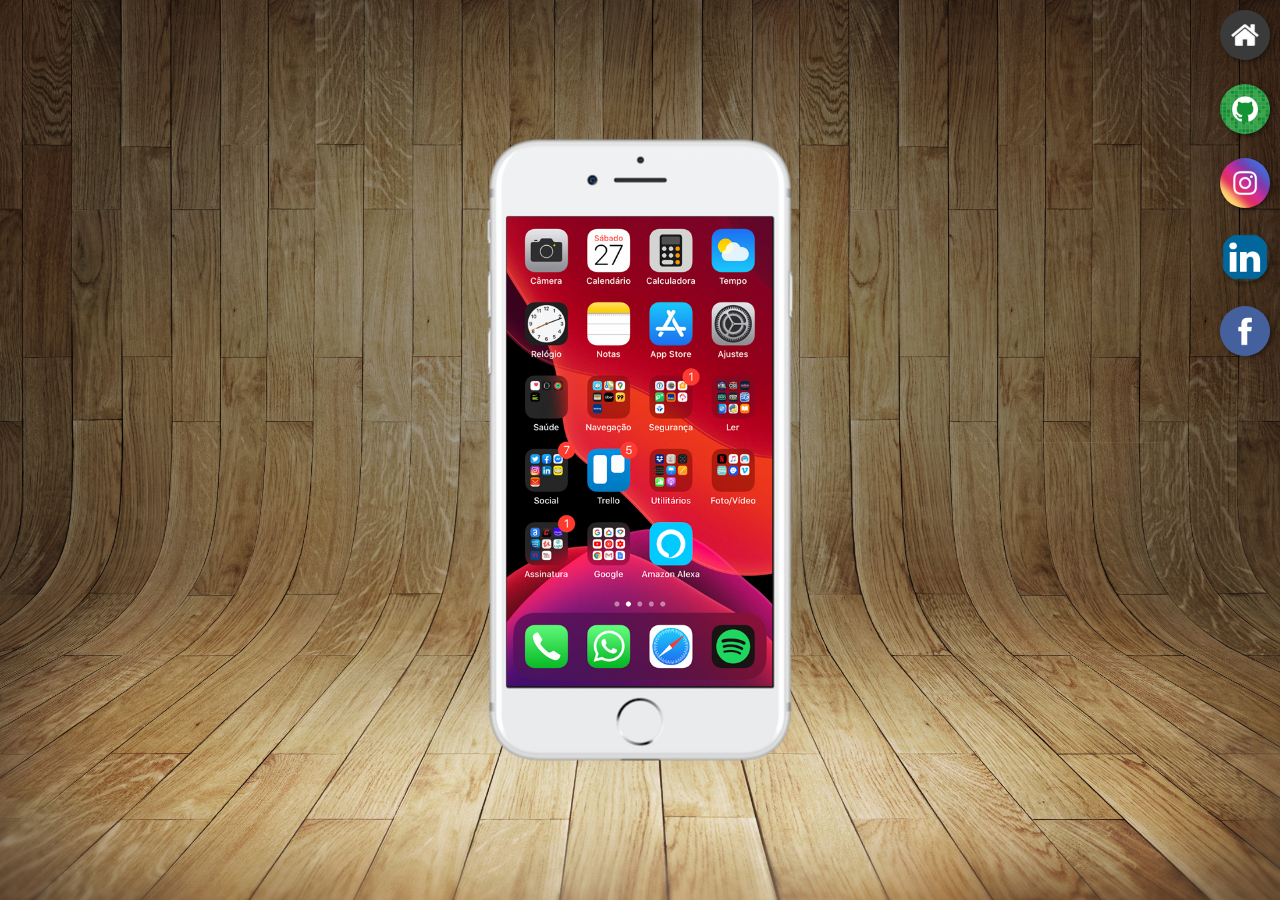
<file: index.html>
<!DOCTYPE html>
<html lang="pt-br">
<head>
    <meta charset="UTF-8">
    <meta name="viewport" content="width=device-width, initial-scale=1.0">
    <title>Projeto Redes Sociais</title>
    <link rel="shortcut icon" href="favicon.ico" type="image/x-icon">
    <link rel="stylesheet" href="./estilos/style.css">
</head>
<body>
    <main>
        <section id="telefone">
            <iframe src="home.html" frameborder="0" name="tela" id="tela">
                Seu navegador não é compatível com isso.
            </iframe>
        </section>
        <section id="redes-sociais">
            <a href="home.html" target="tela"><img src="imagens/logo-home.jpg" alt="Home"></a><br>
            <a href="github.html" target="tela"><img src="imagens/logo-github.jpg" alt="Github"></a><br>
            <a href="instagram.html" target="tela"><img src="imagens/logo-instagram.jpg" alt="Instagram"></a><br>
            <a href="linkedin.html" target="tela"><img src="imagens/logo-linkedin.png" alt="Linkedin"></a><br>
            <a href="facebook.html" target="tela"><img src="imagens/logo-facebook.jpg" alt="Facebook"></a>
        </section>
    </main>
</body>
</html>
</file>
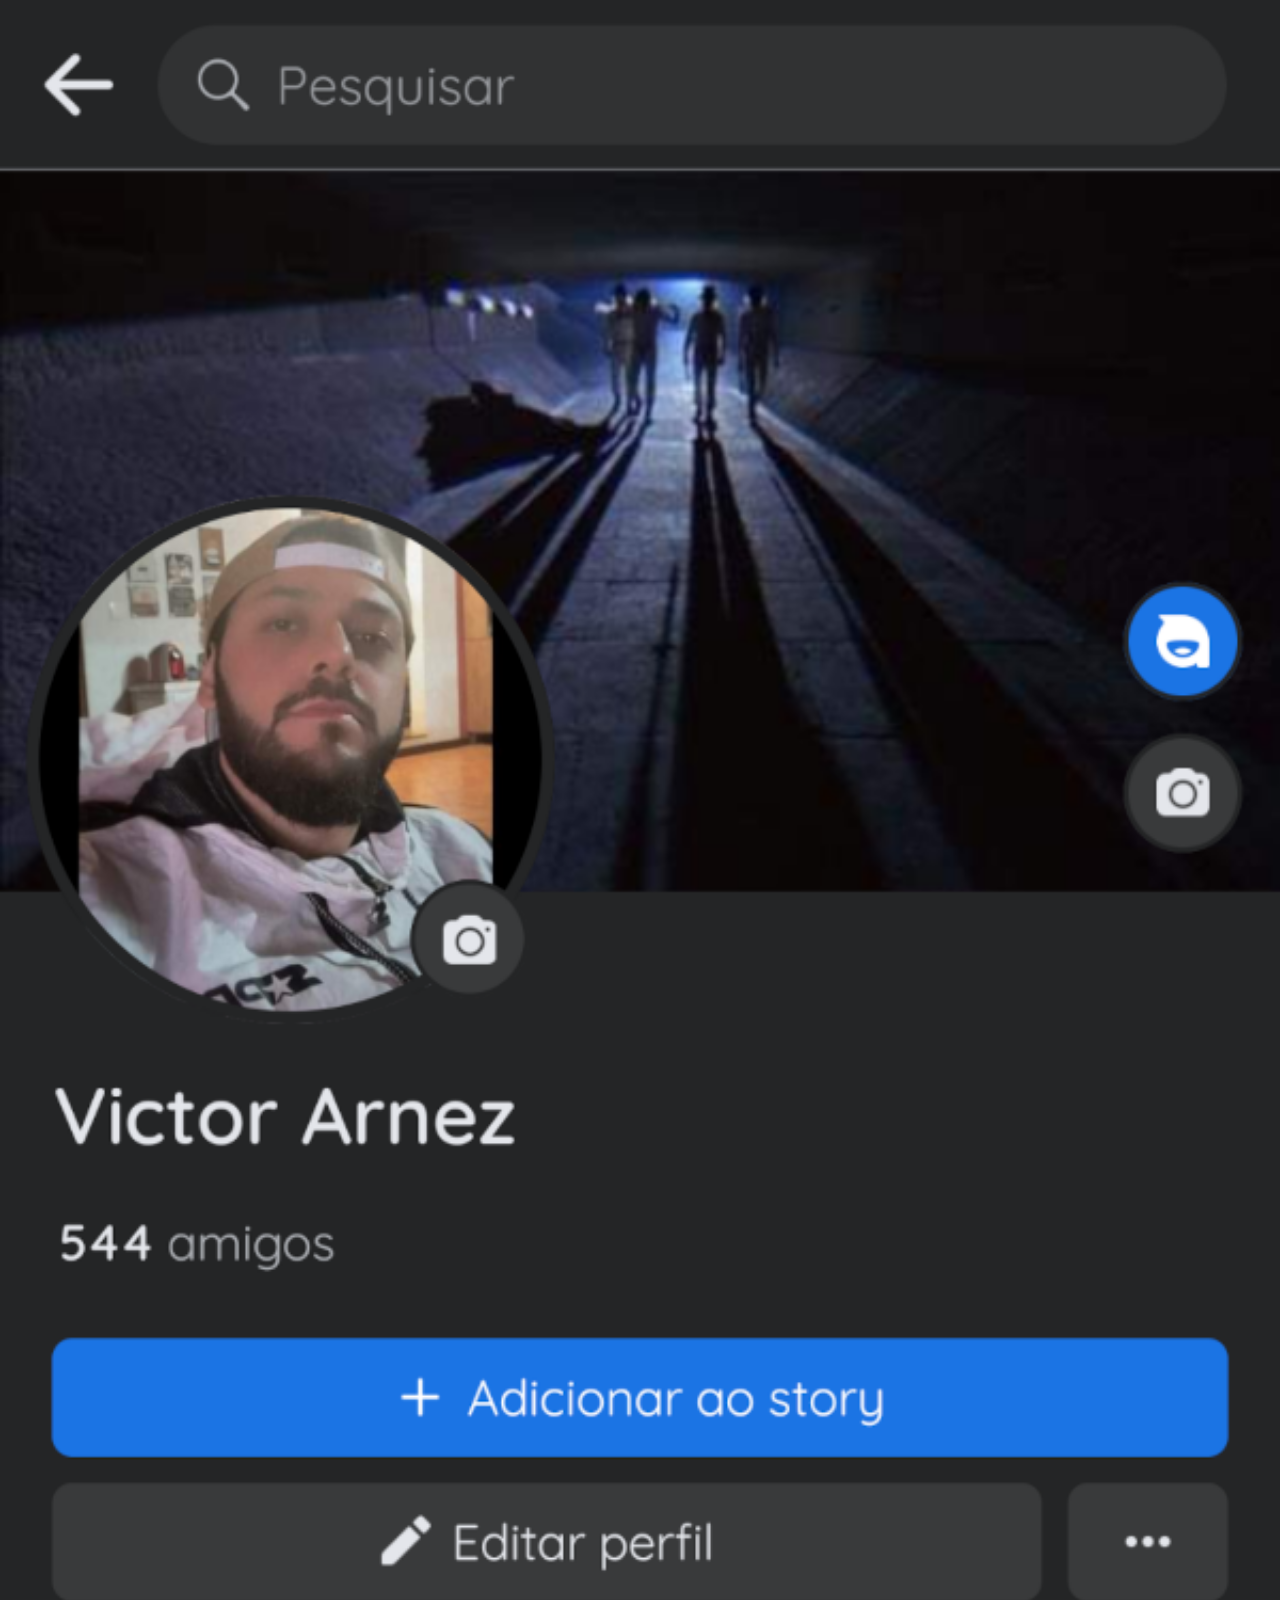
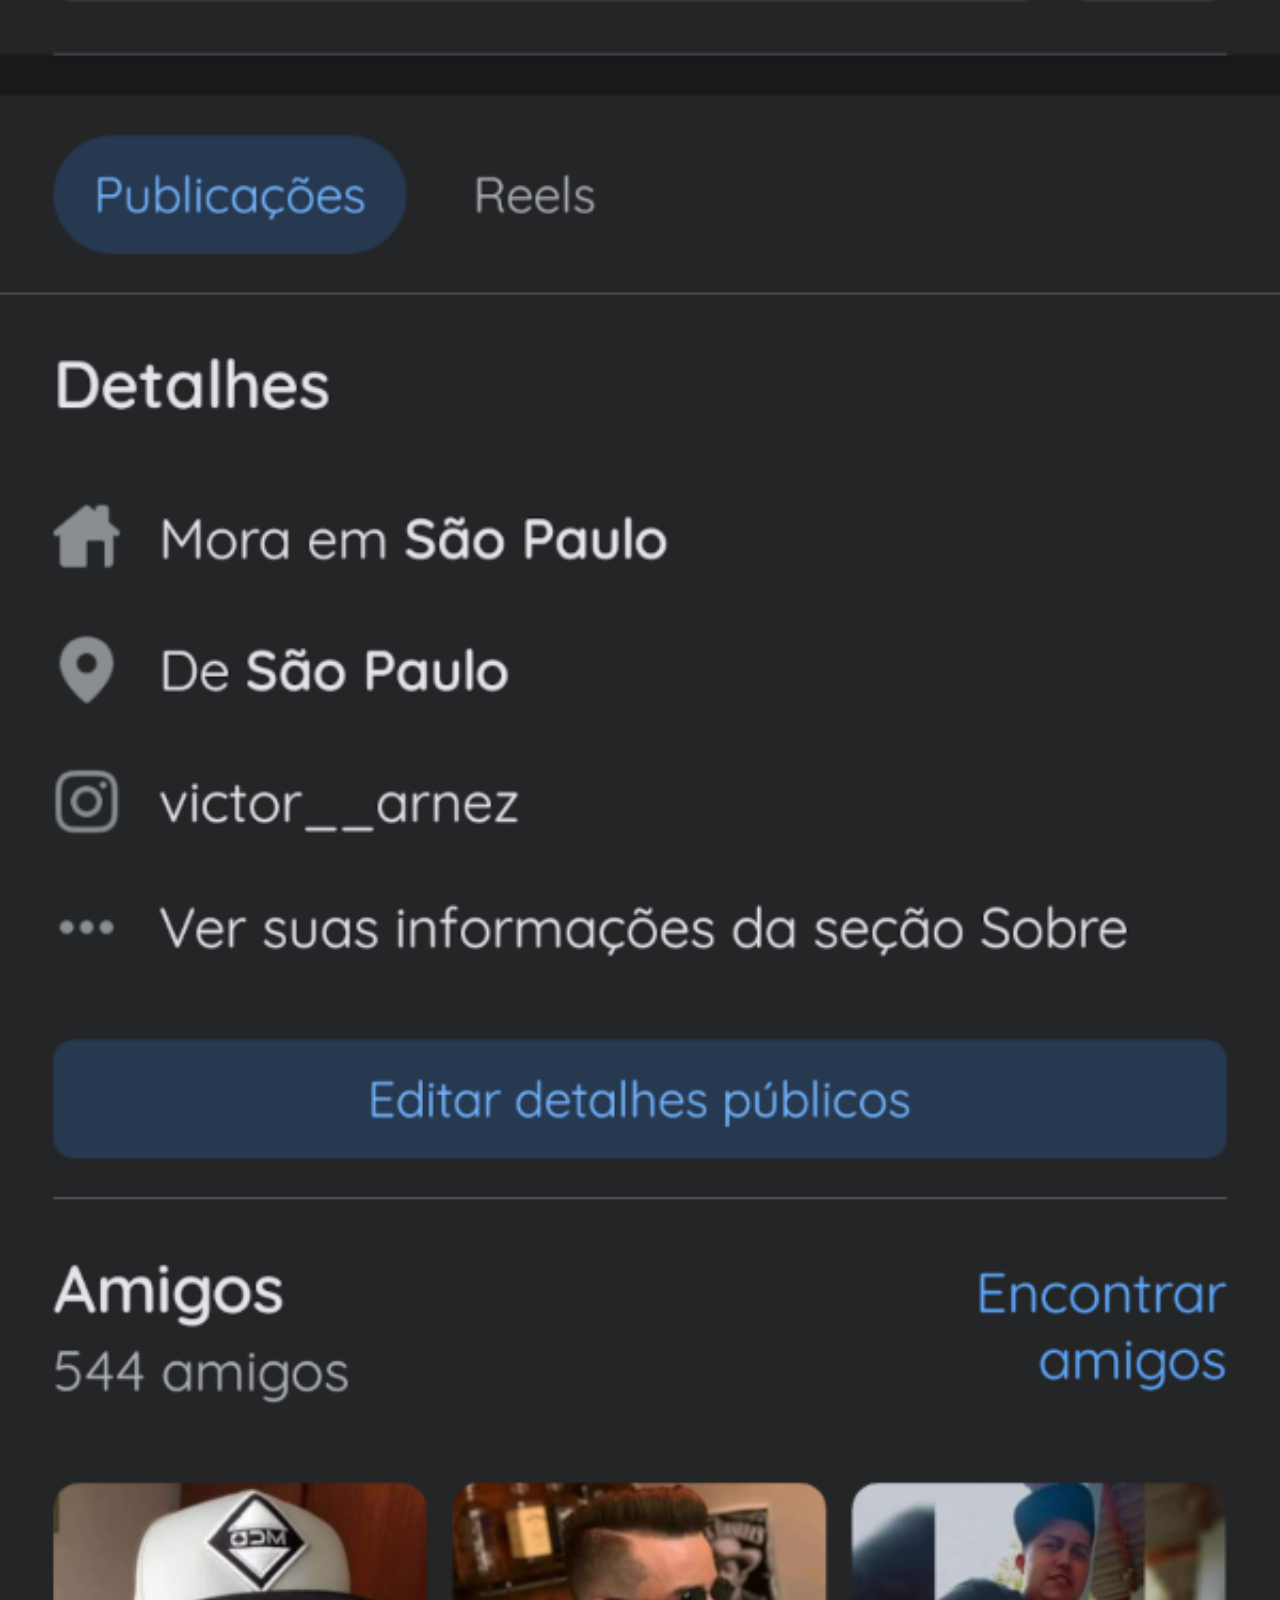
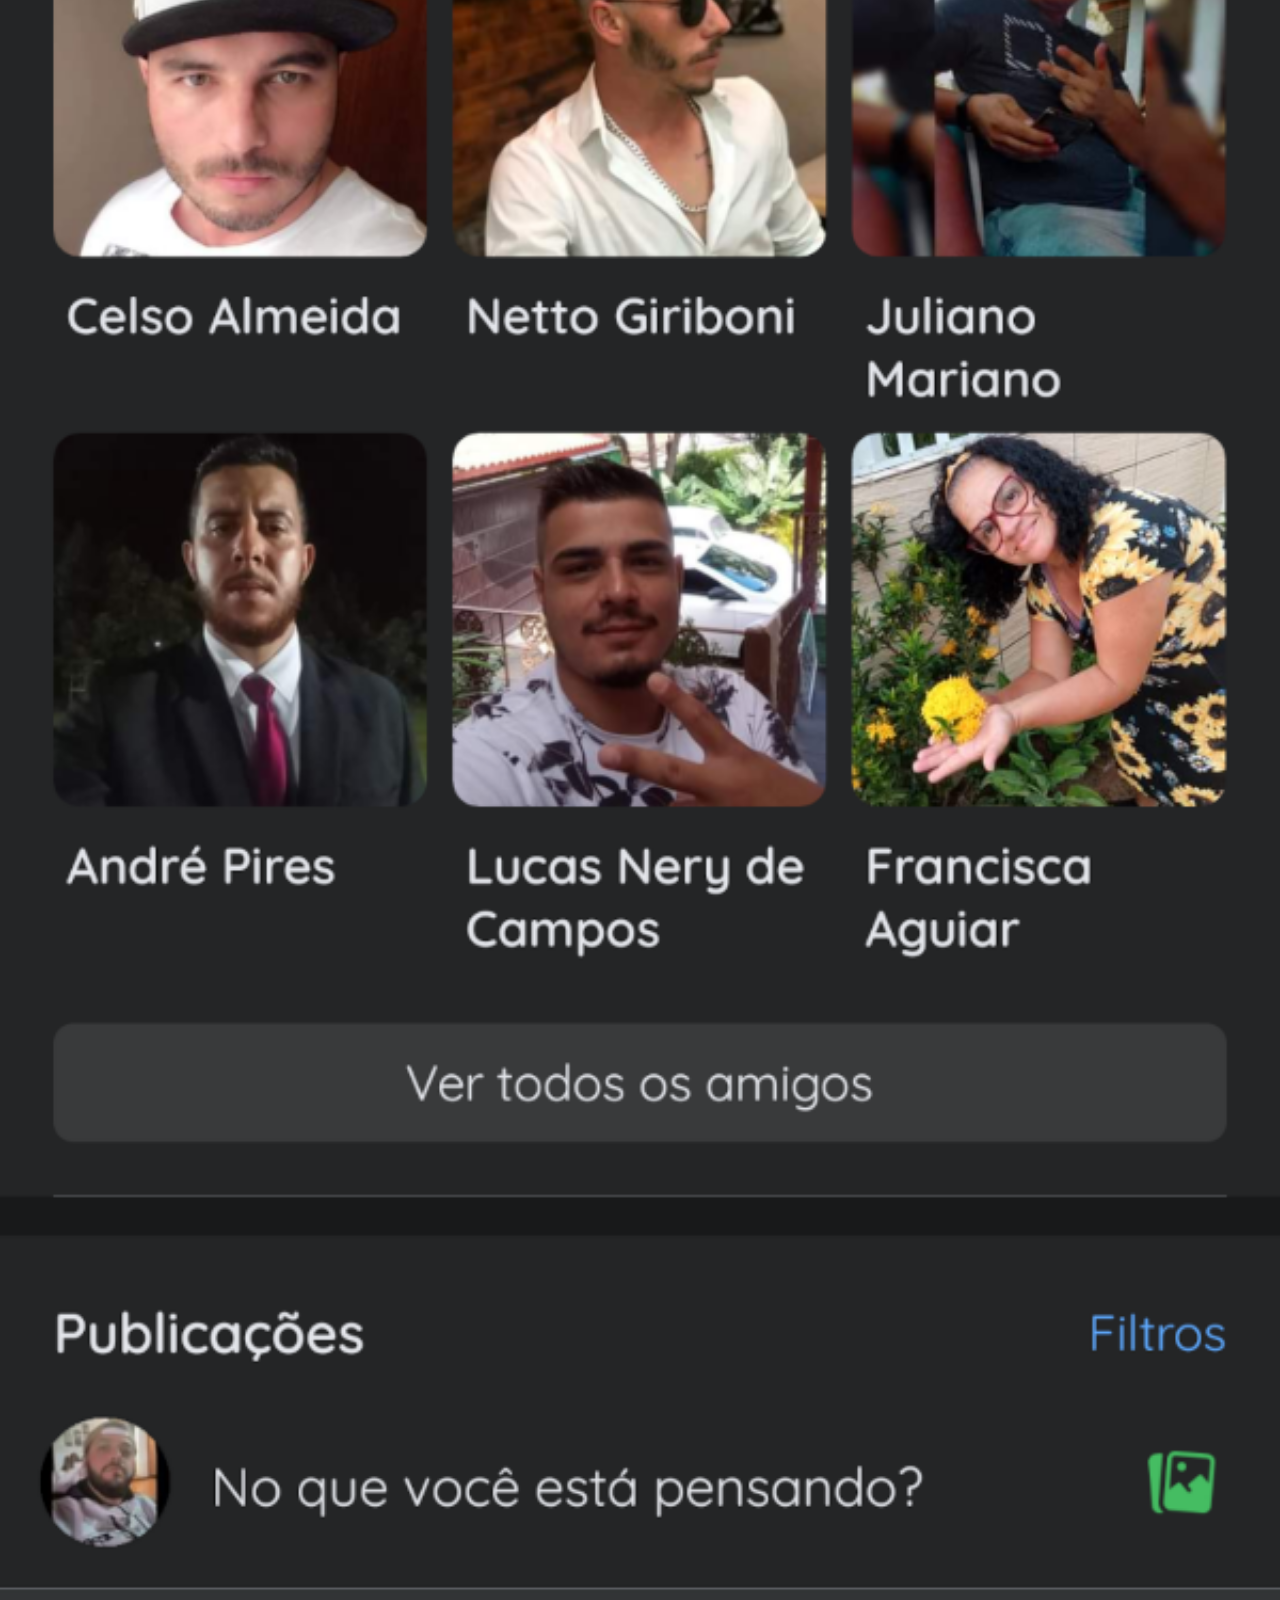
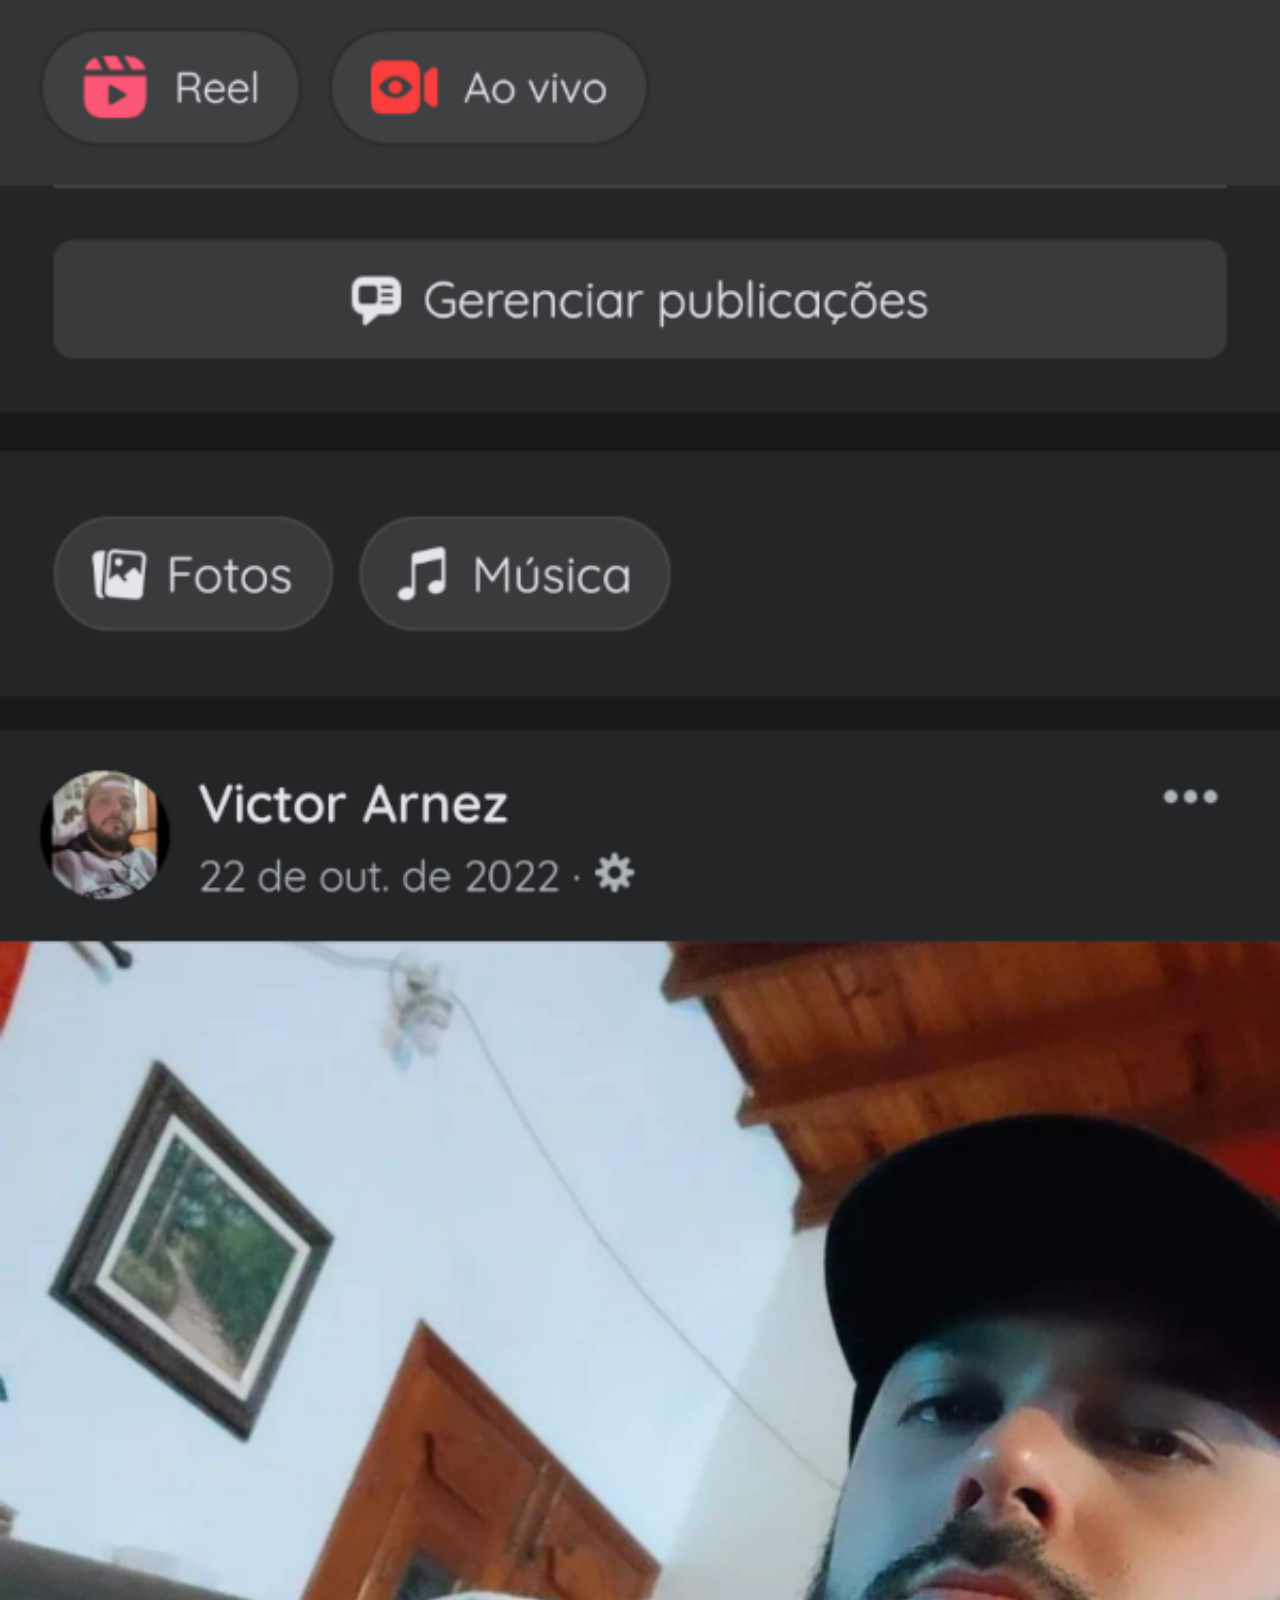
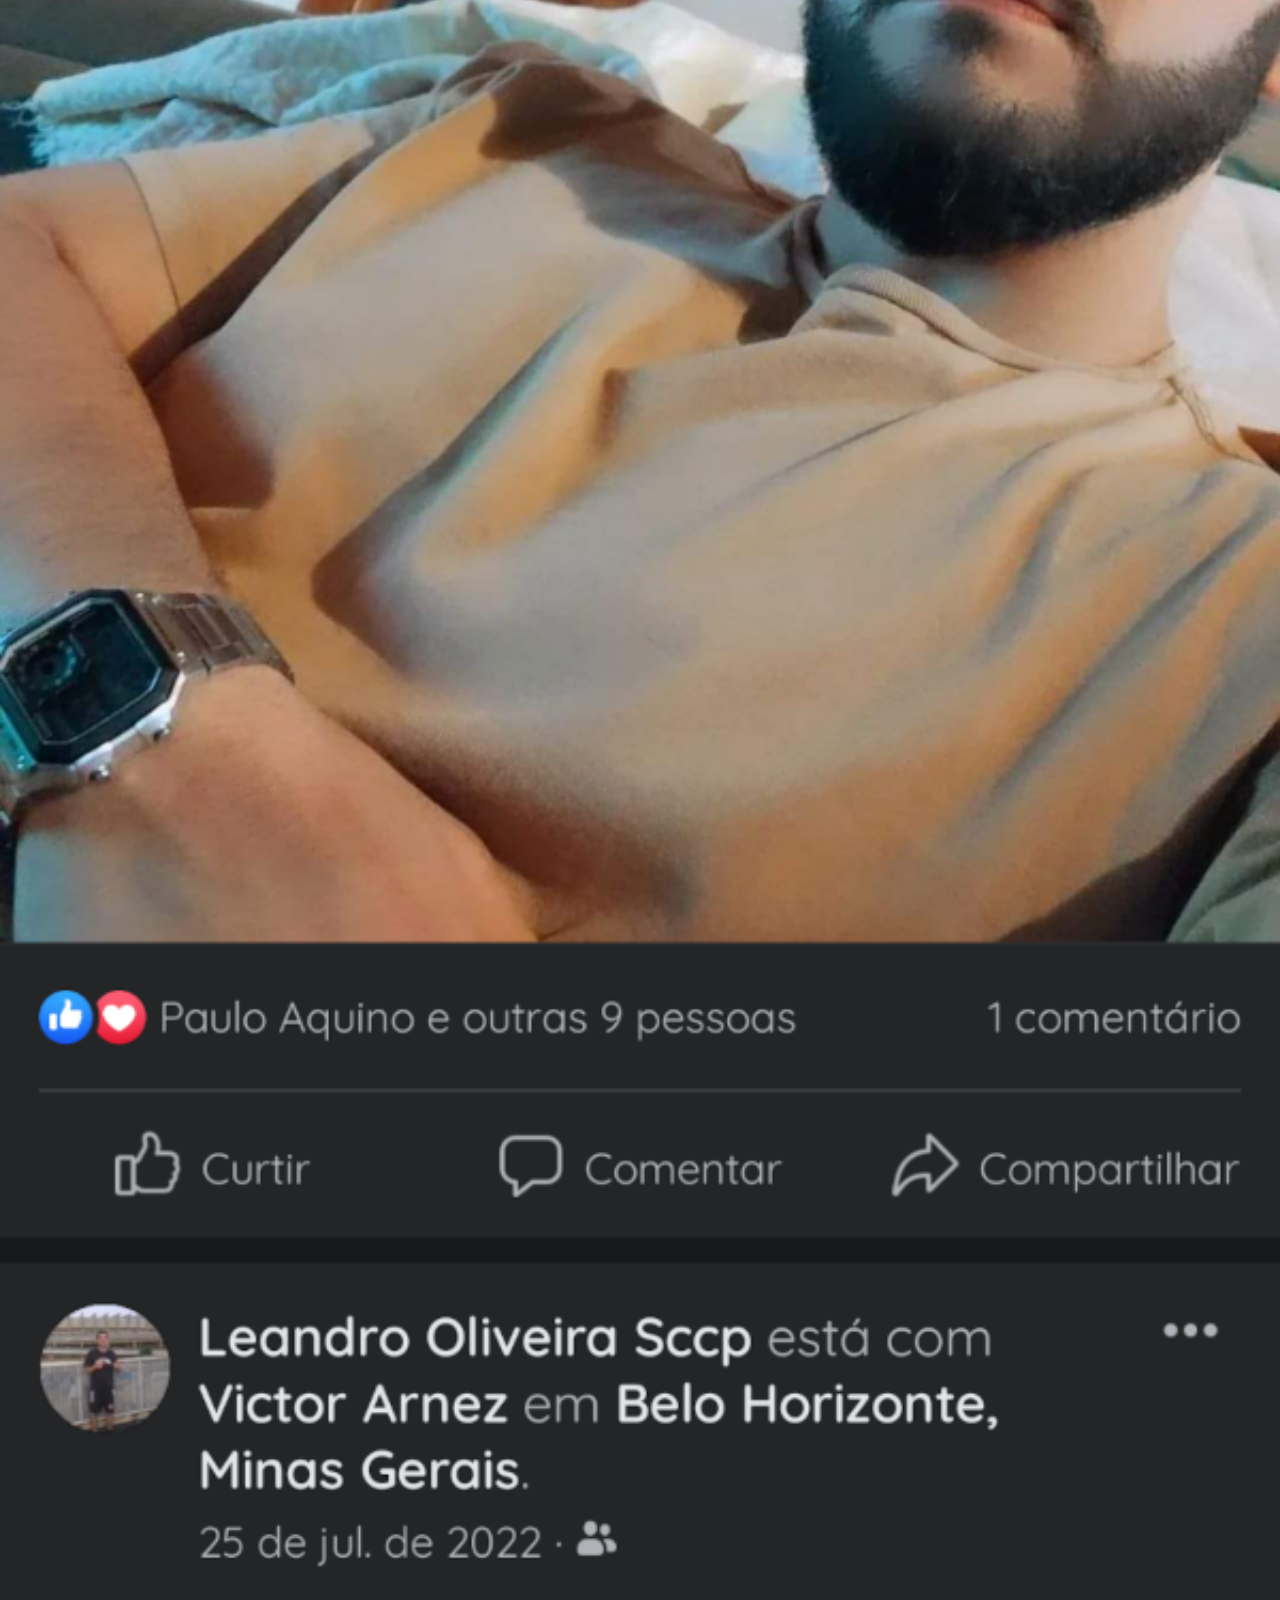
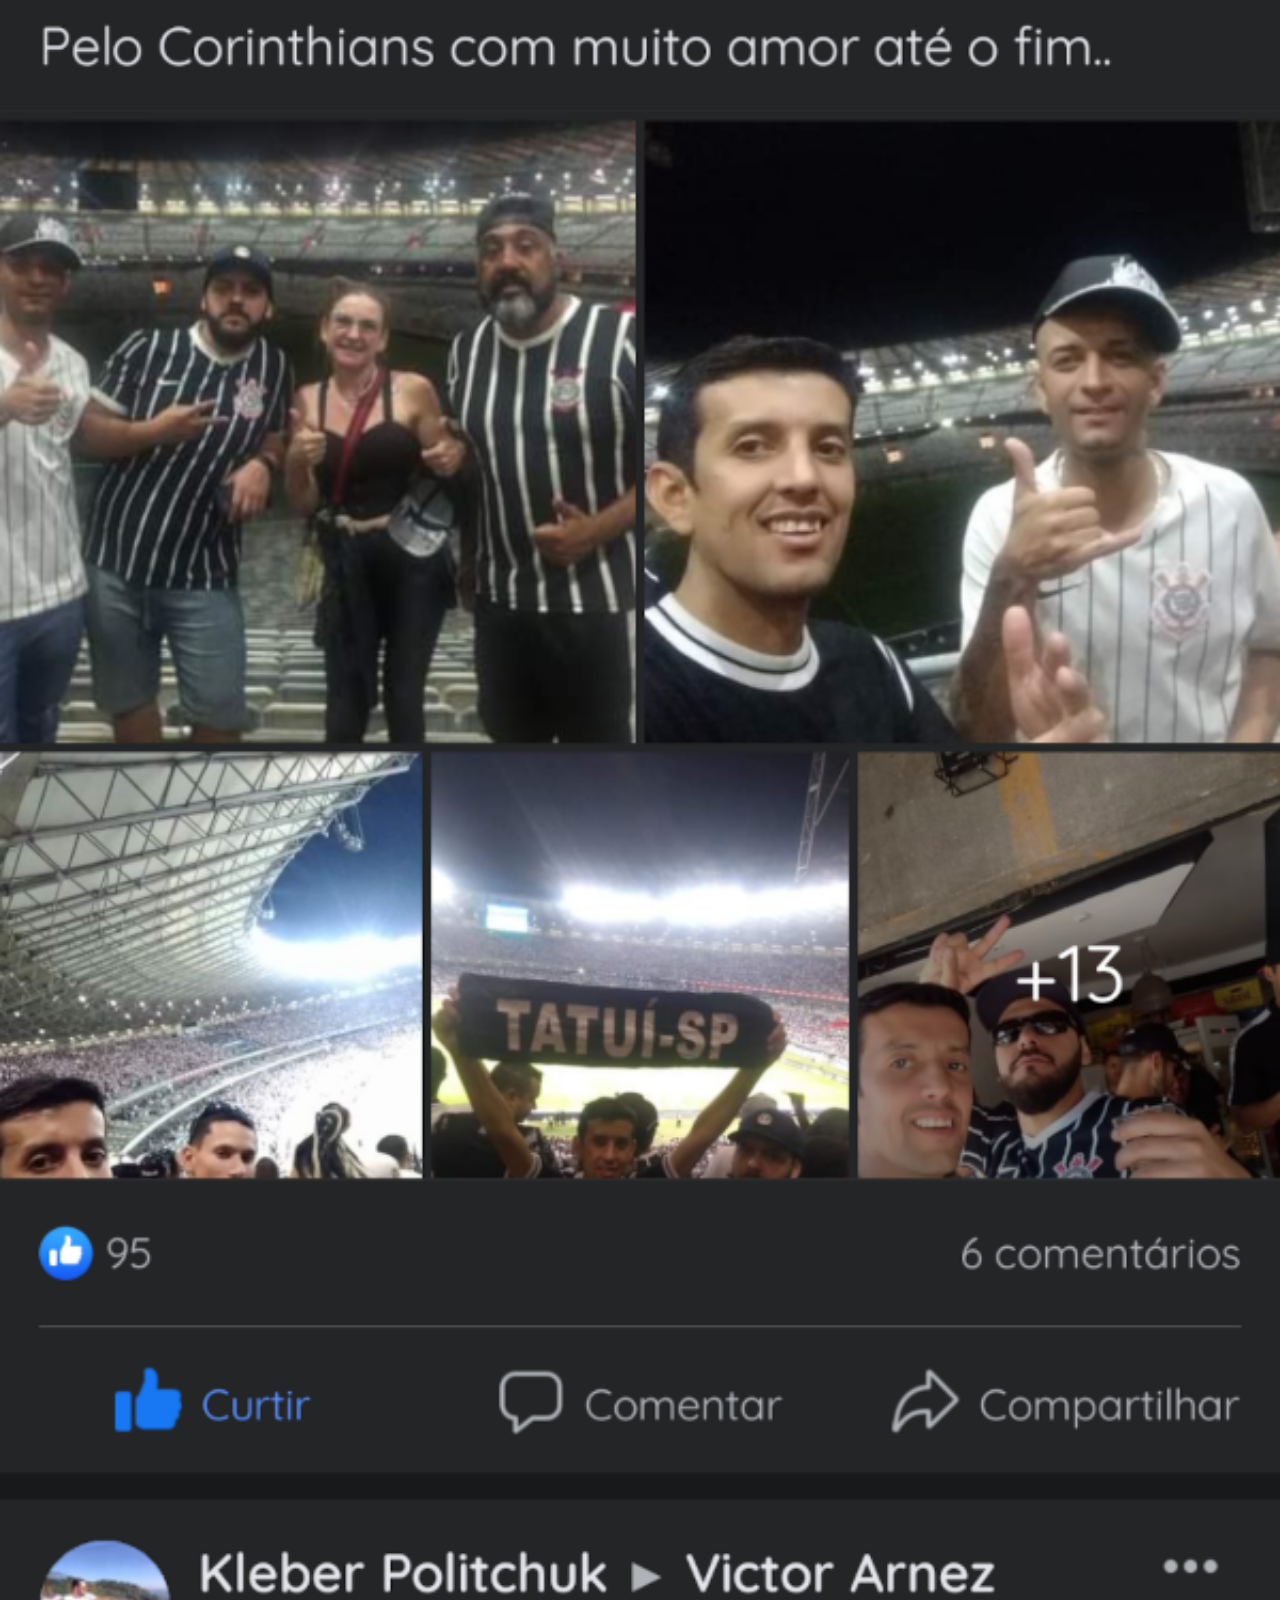
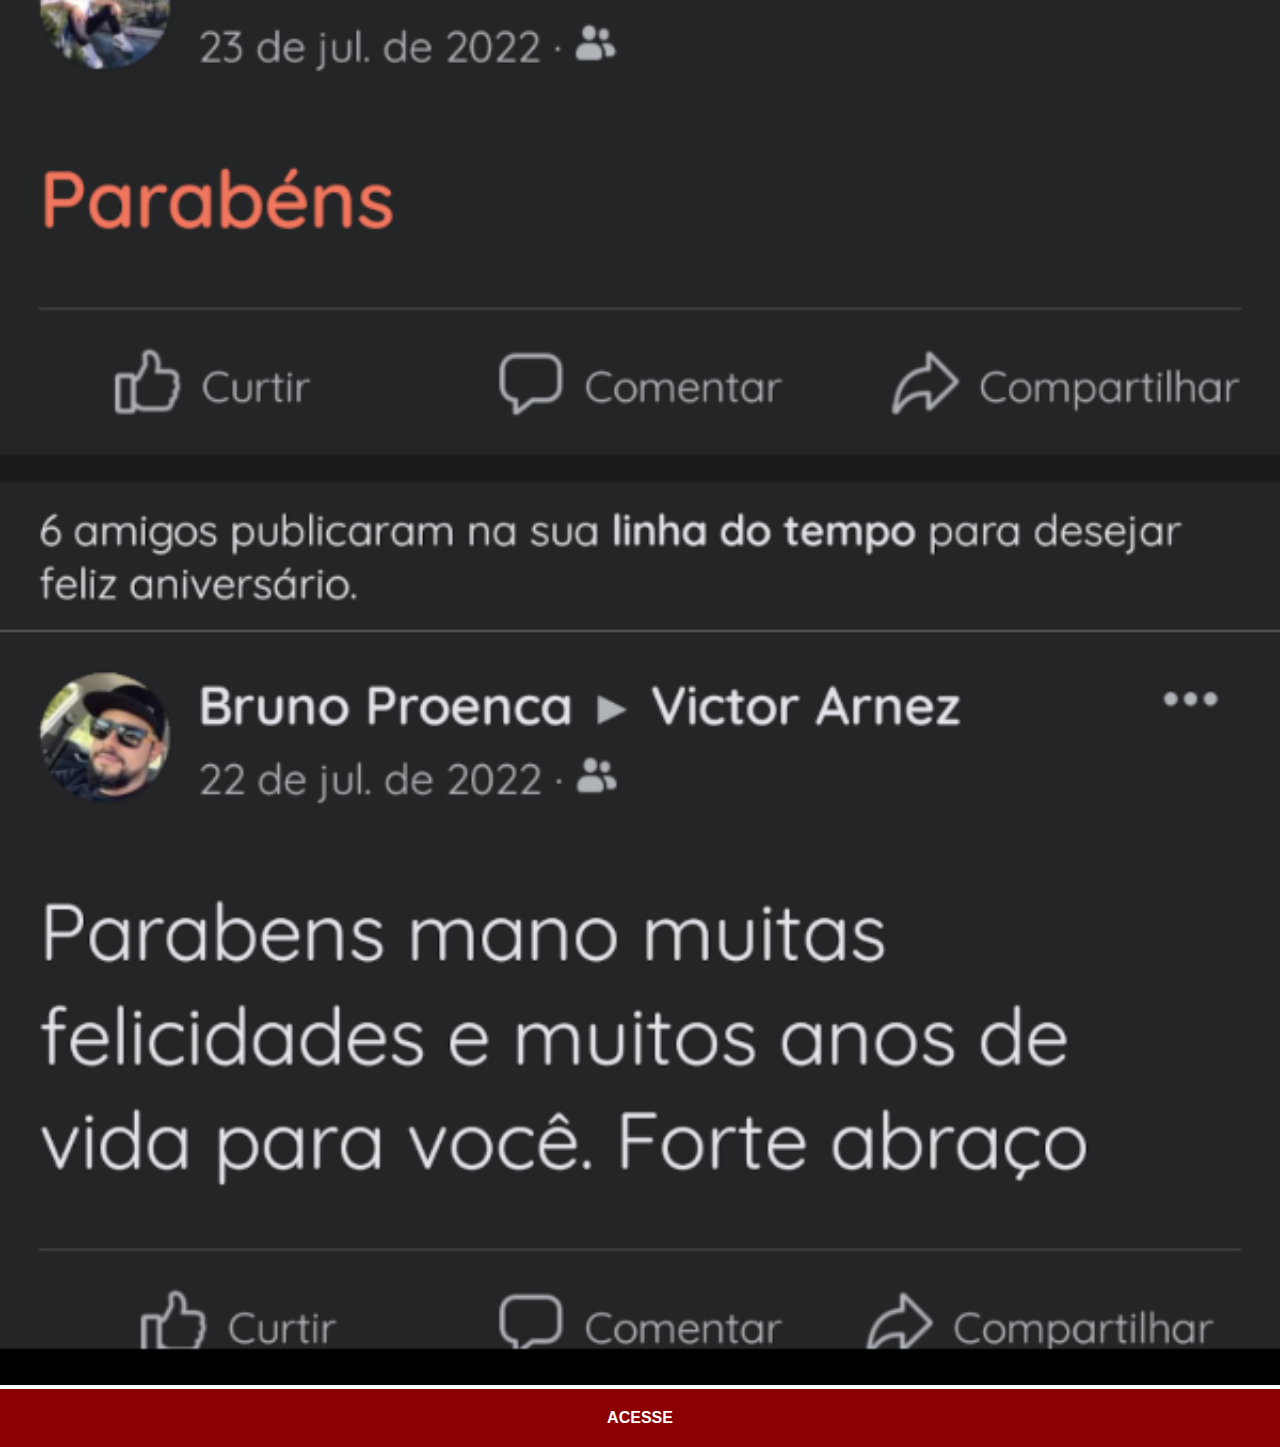
<file: facebook.html>
<!DOCTYPE html>
<html lang="pt-br">
<head>
    <meta charset="UTF-8">
    <meta name="viewport" content="width=device-width, initial-scale=1.0">
    <title>Facebook</title>
    <link rel="stylesheet" href="estilos/social.css">
</head>
<body>
    <img src="imagens/facebook.png" alt="Facebook">
    <a href="https://www.facebook.com/profile.php?id=100004217235376" target="_blank">ACESSE</a>
</body>
</html>
</file>
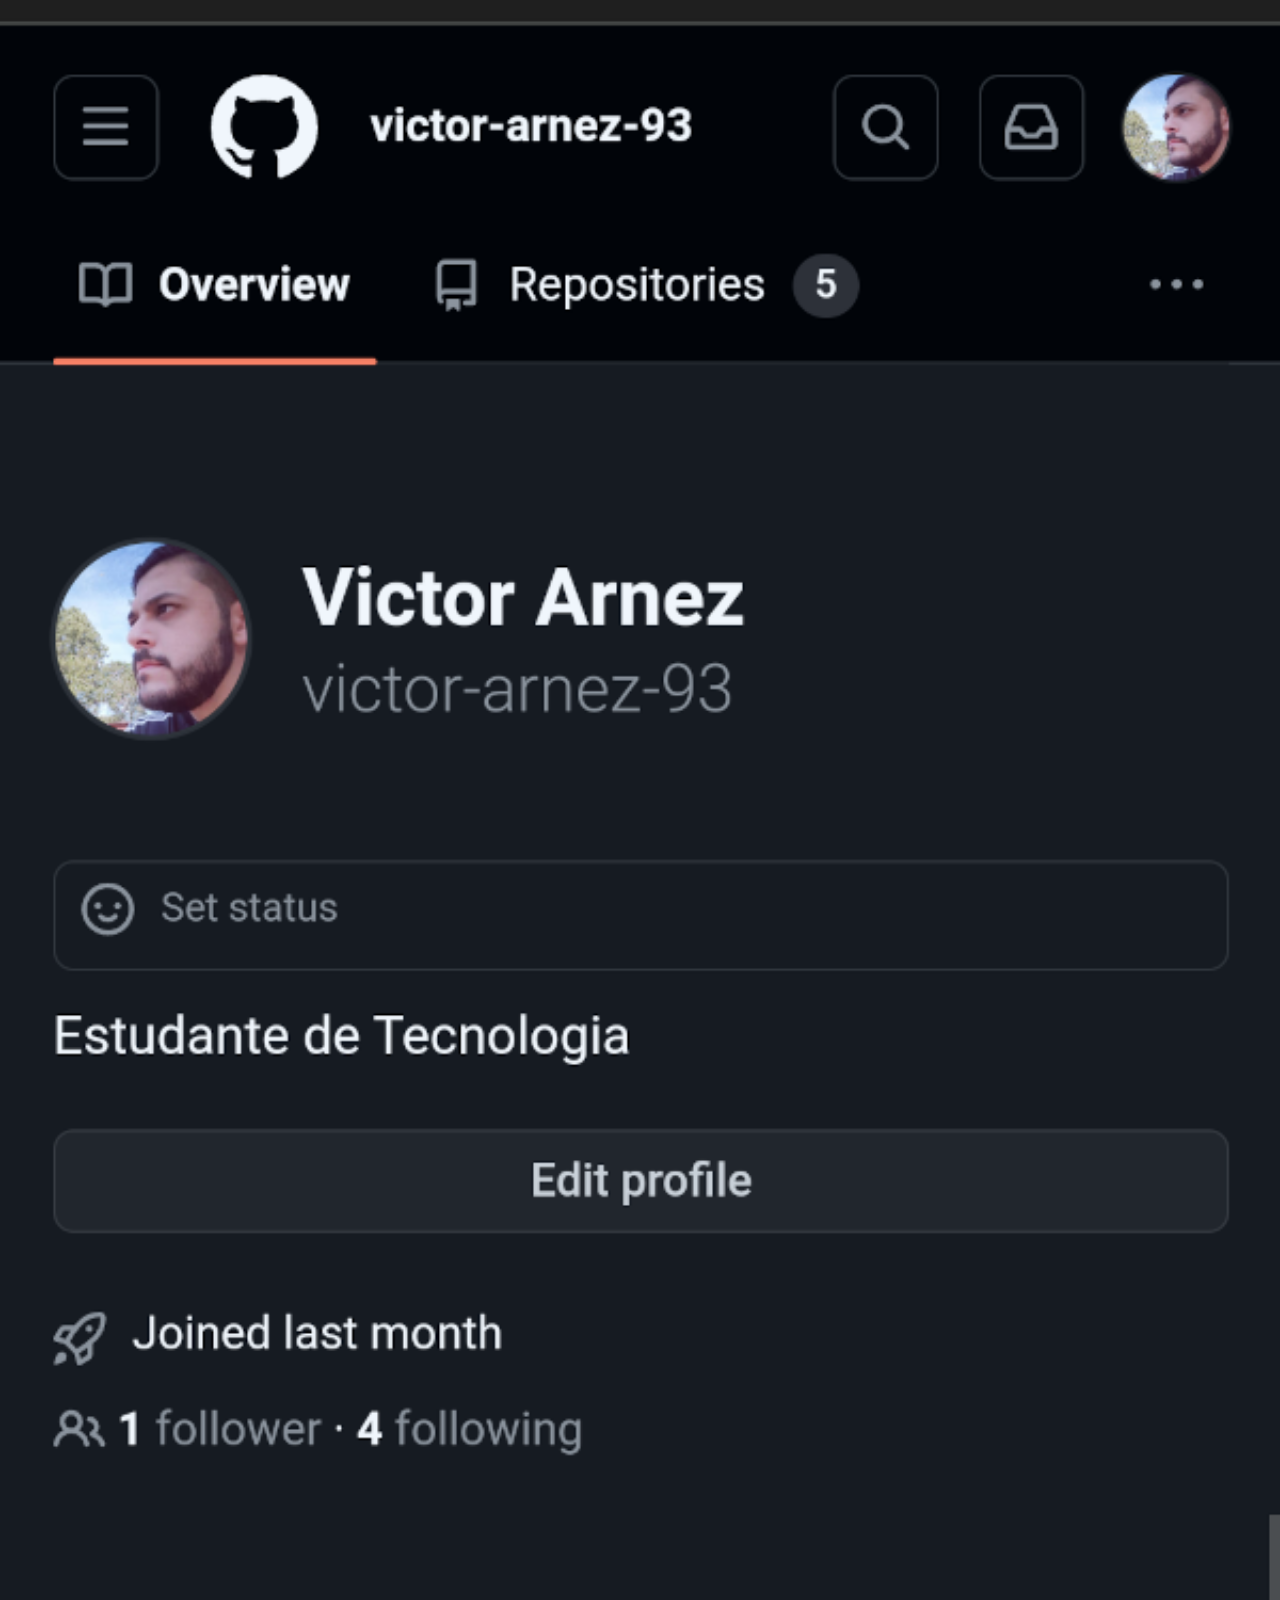
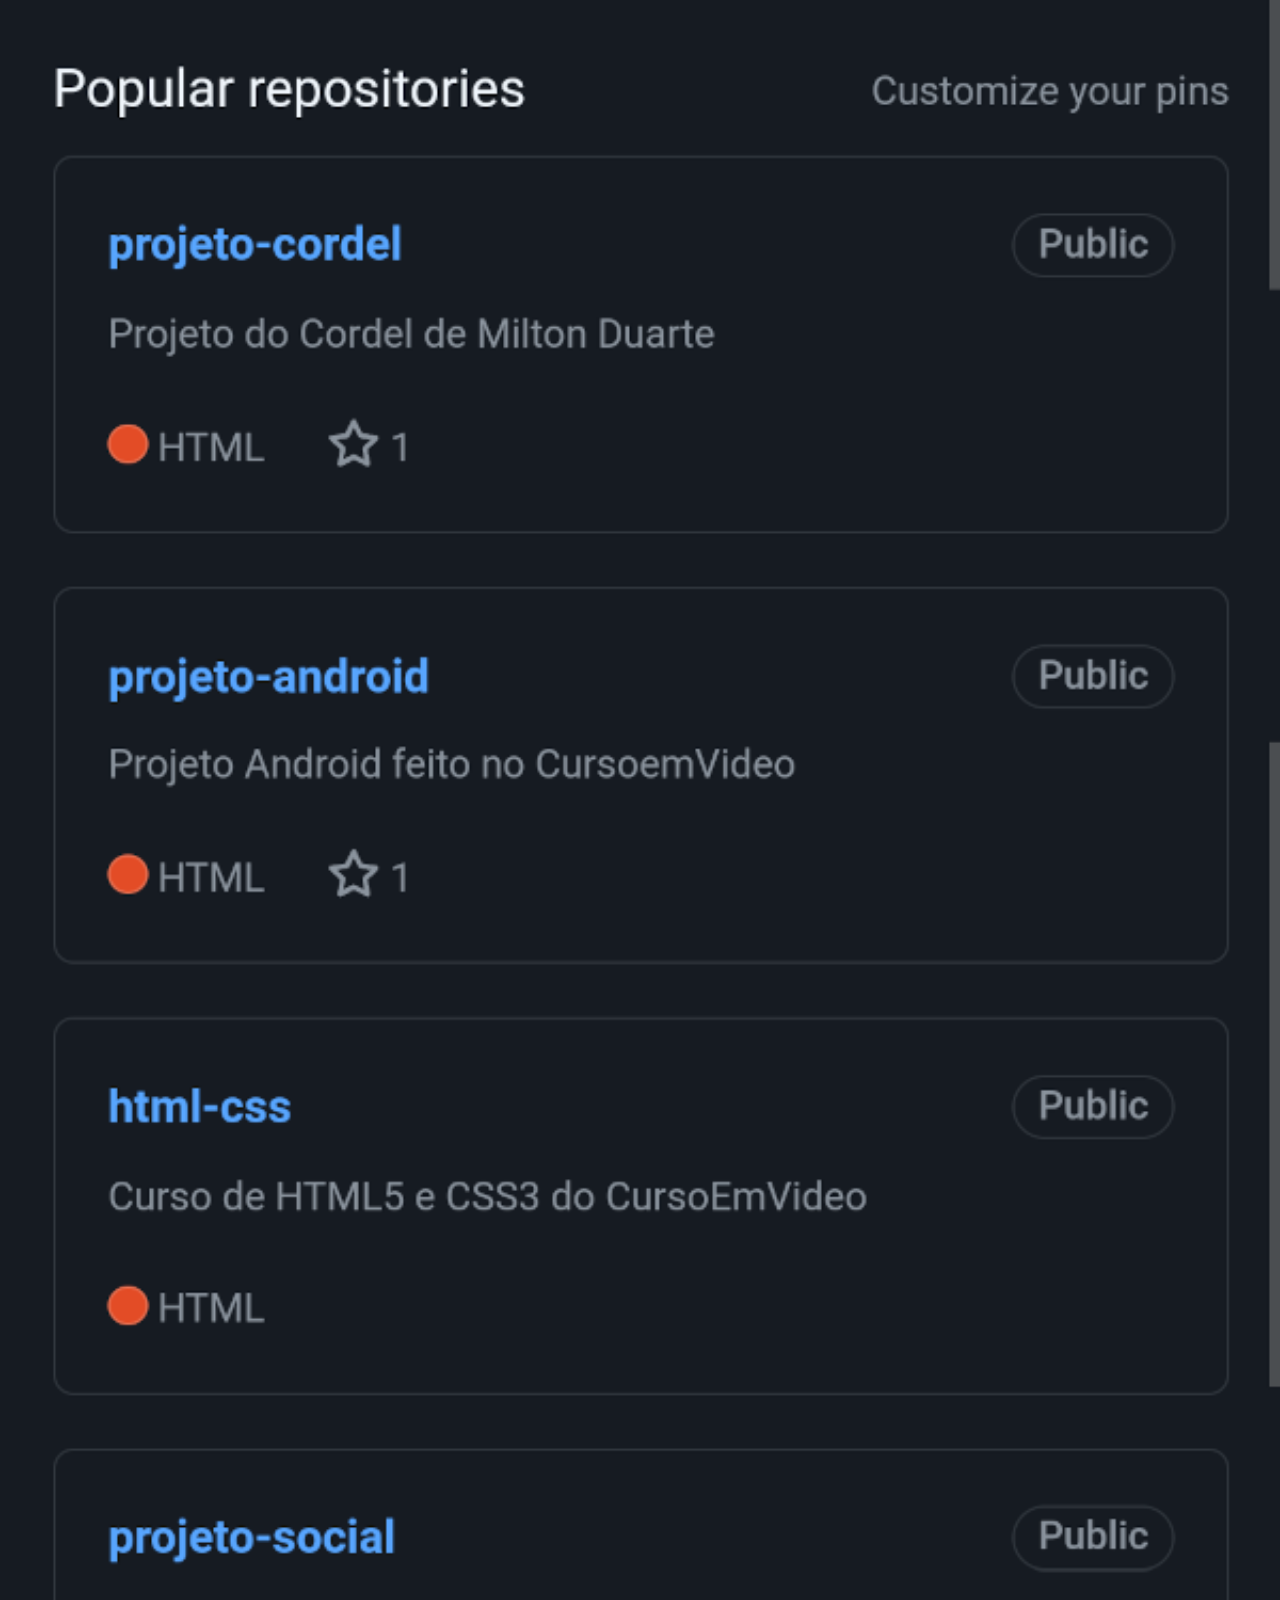
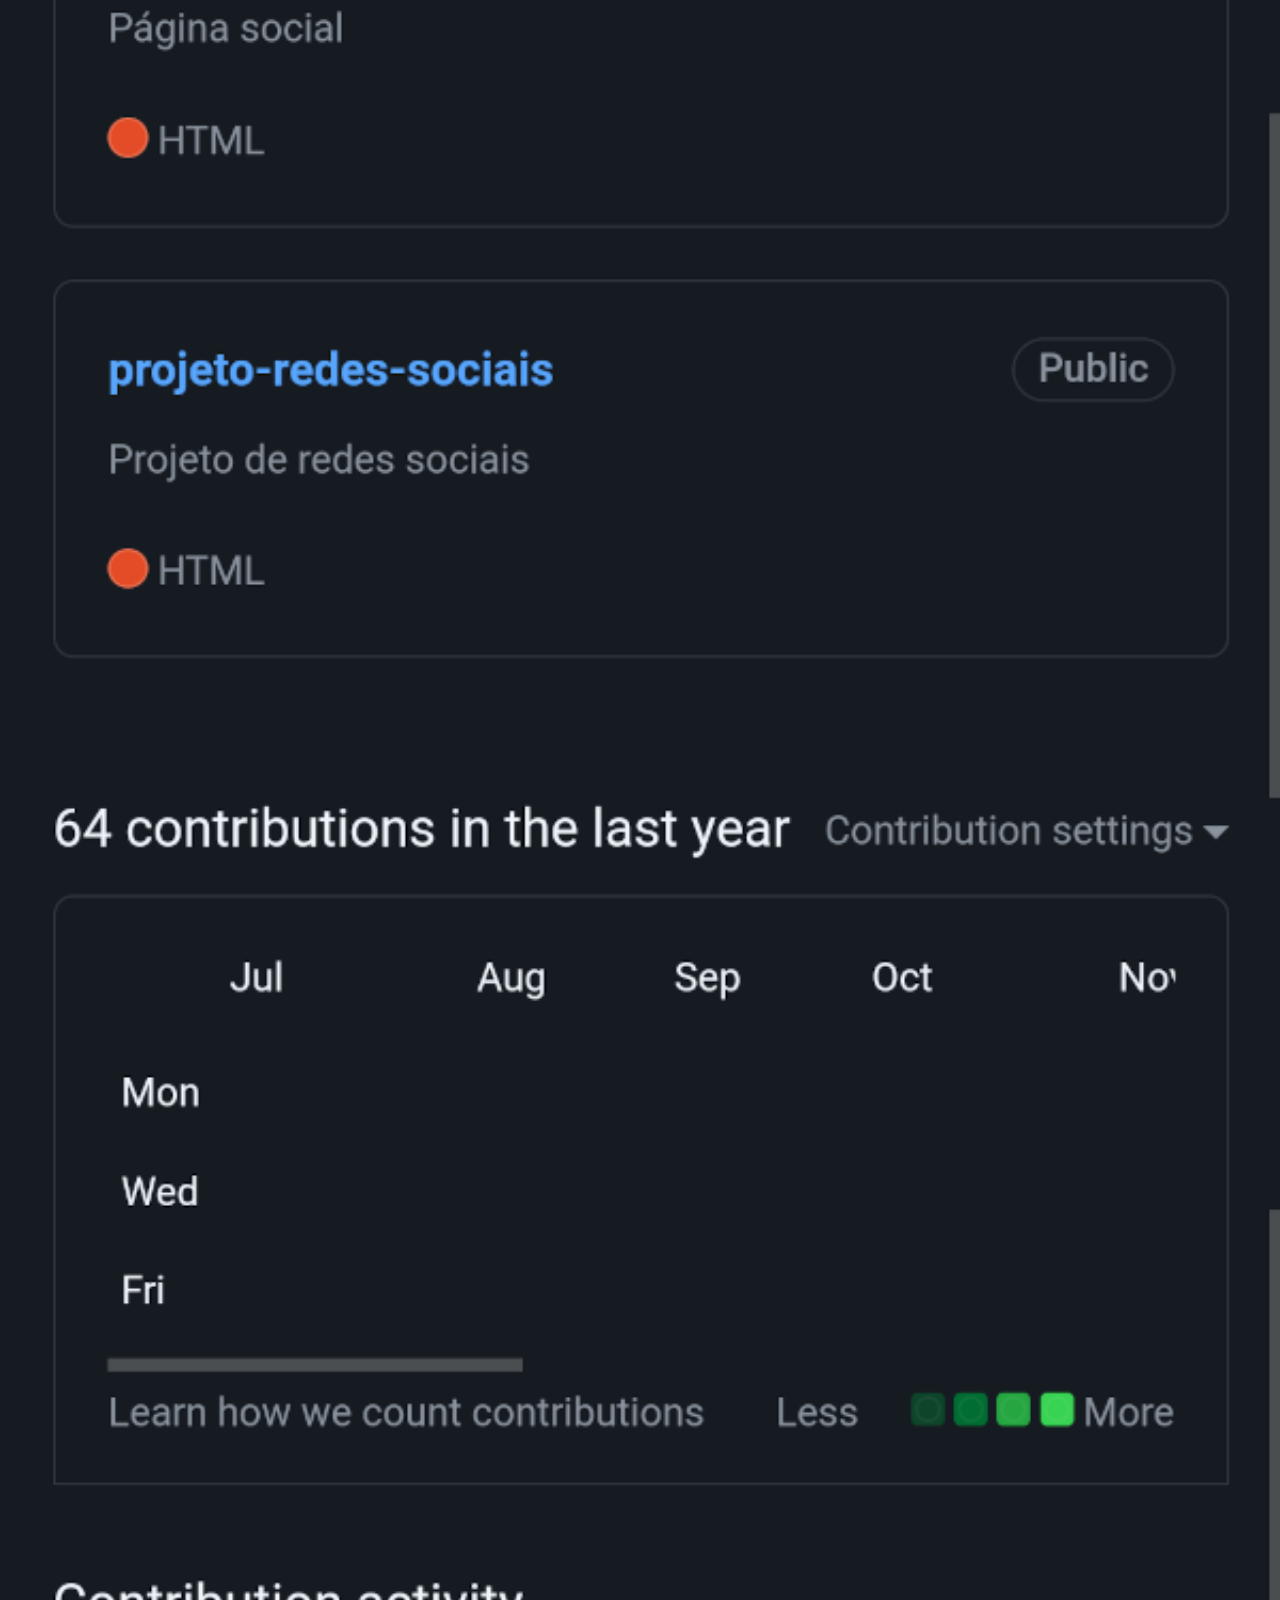
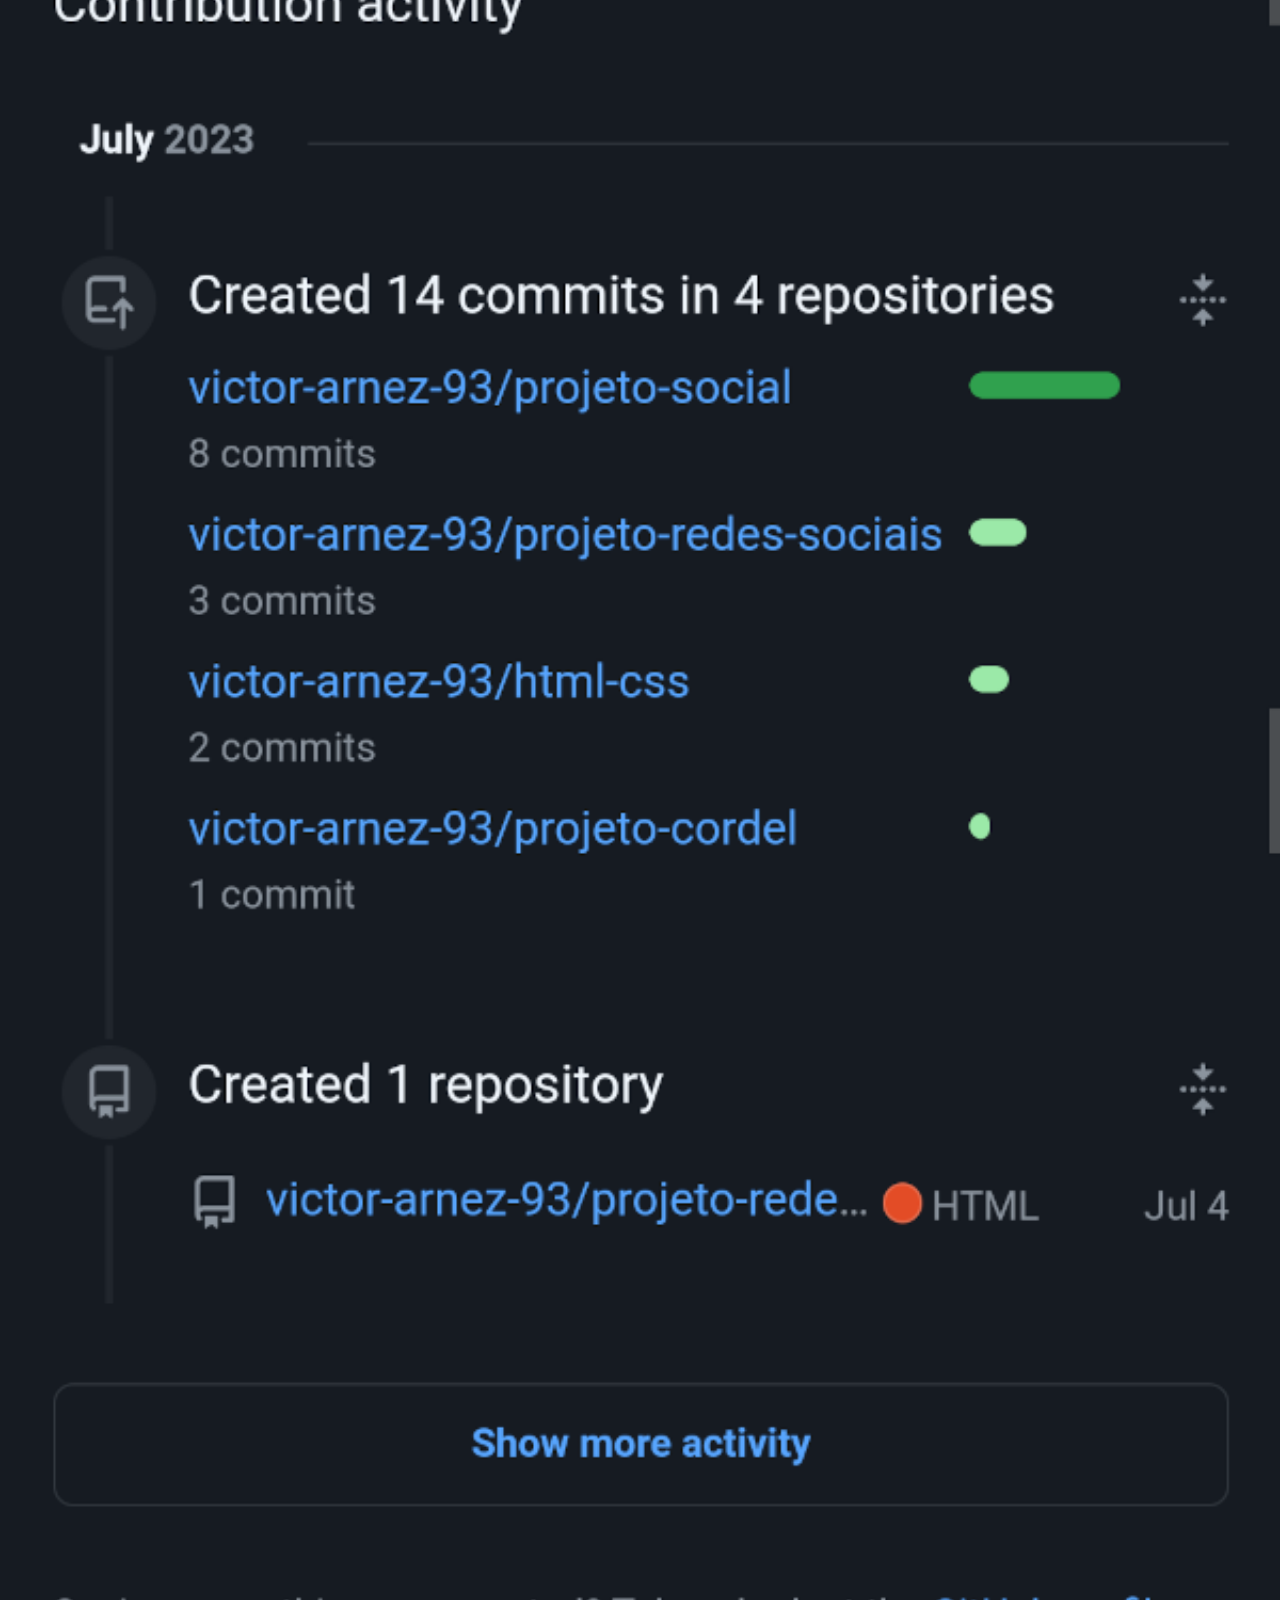
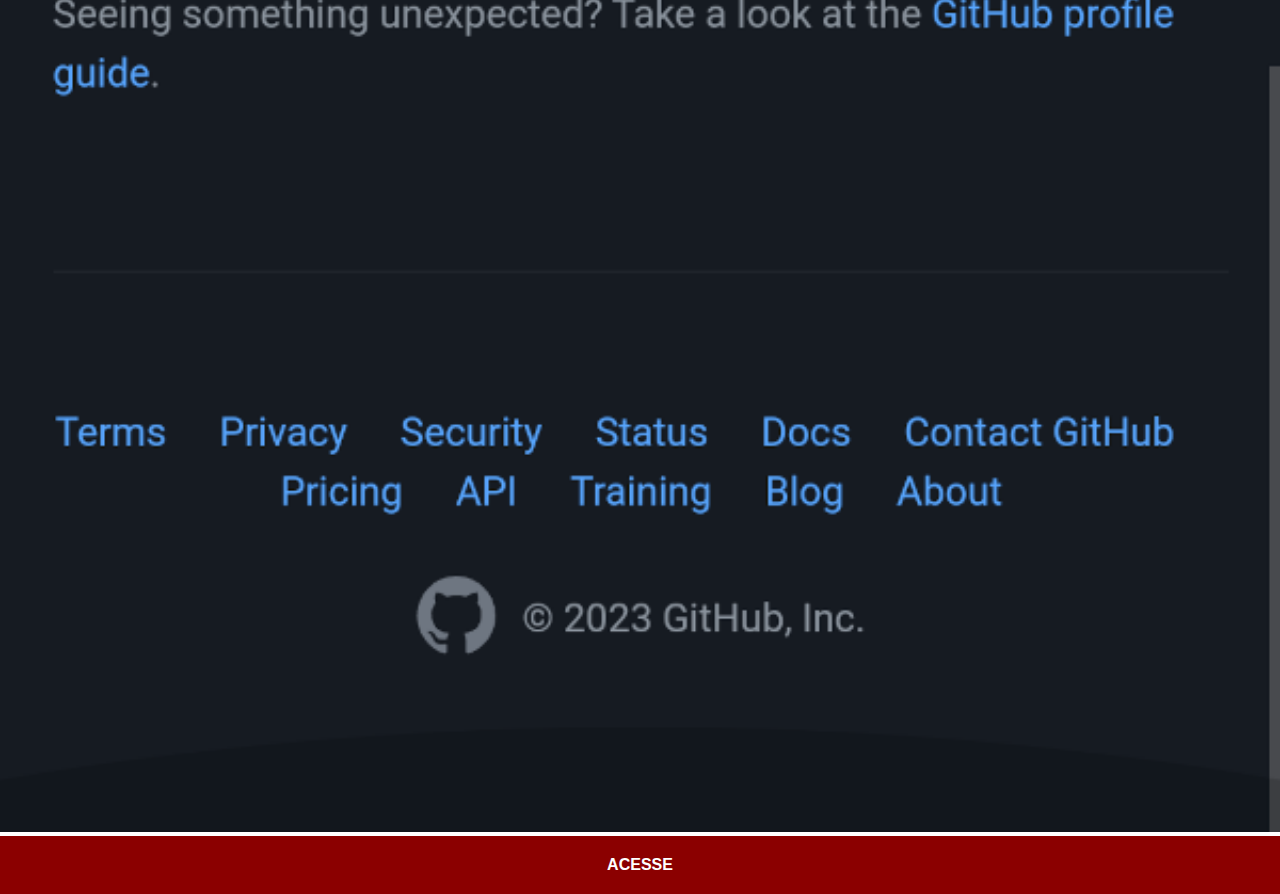
<file: github.html>
<!DOCTYPE html>
<html lang="pt-br">
<head>
    <meta charset="UTF-8">
    <meta name="viewport" content="width=device-width, initial-scale=1.0">
    <title>Github</title>
    <link rel="stylesheet" href="estilos/social.css">
</head>
<body>
    <img src="imagens/github.png" alt="Github">
    <a href="https://github.com/victor-arnez-93" target="_blank">ACESSE</a>
</body>
</html>
</file>
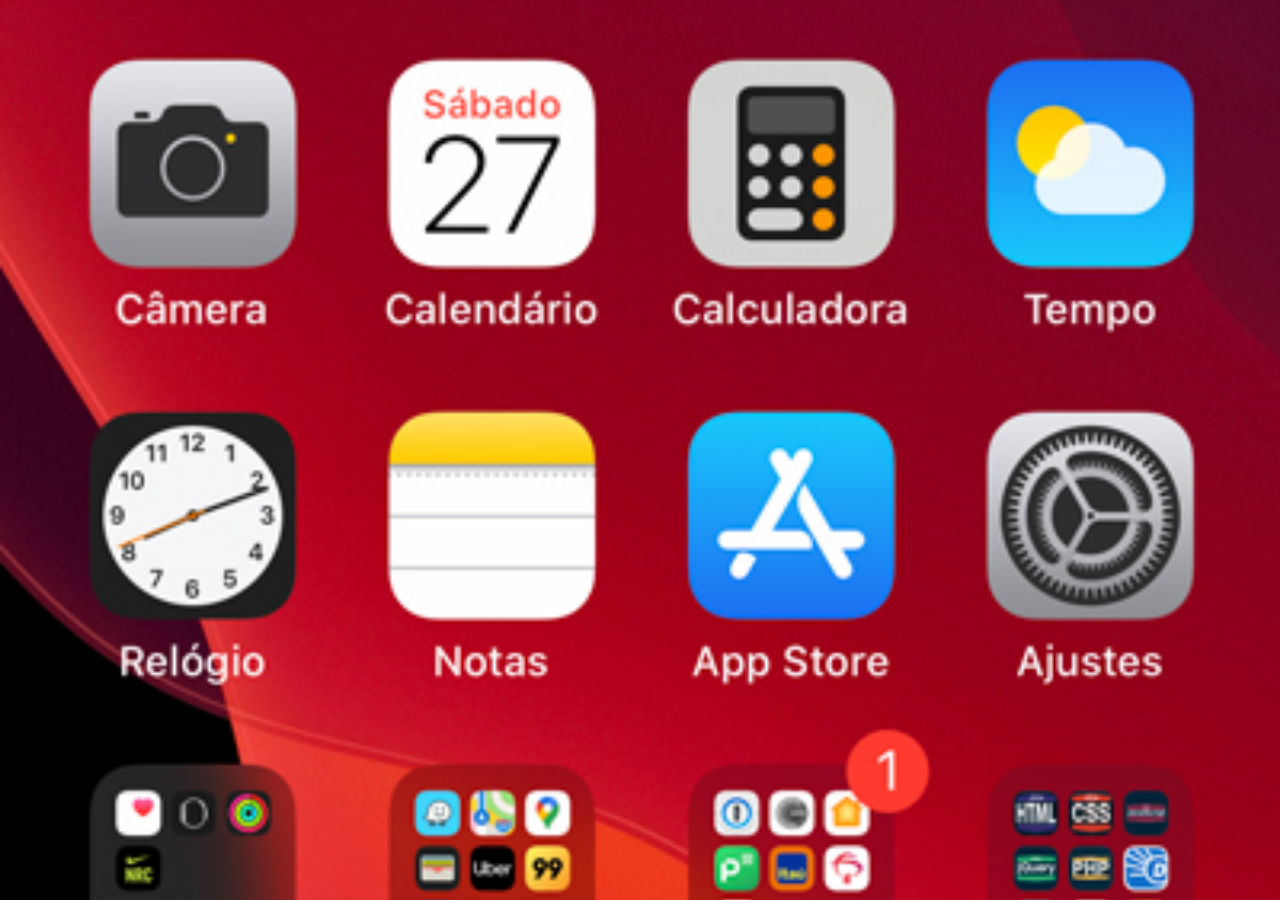
<file: home.html>
<!DOCTYPE html>
<html lang="pt-br">
<head>
    <meta charset="UTF-8">
    <meta name="viewport" content="width=device-width, initial-scale=1.0">
    <title>Home</title>
</head>
<style>
    * {
        margin: 0px;
        padding: 0px;
    }

    body {
        width: 100vw;
        height: 100vh;
        background: black url('imagens/tela-home.jpg') no-repeat top center;
        background-size: cover;
    }
</style>
<body>
    
</body>
</html>
</file>
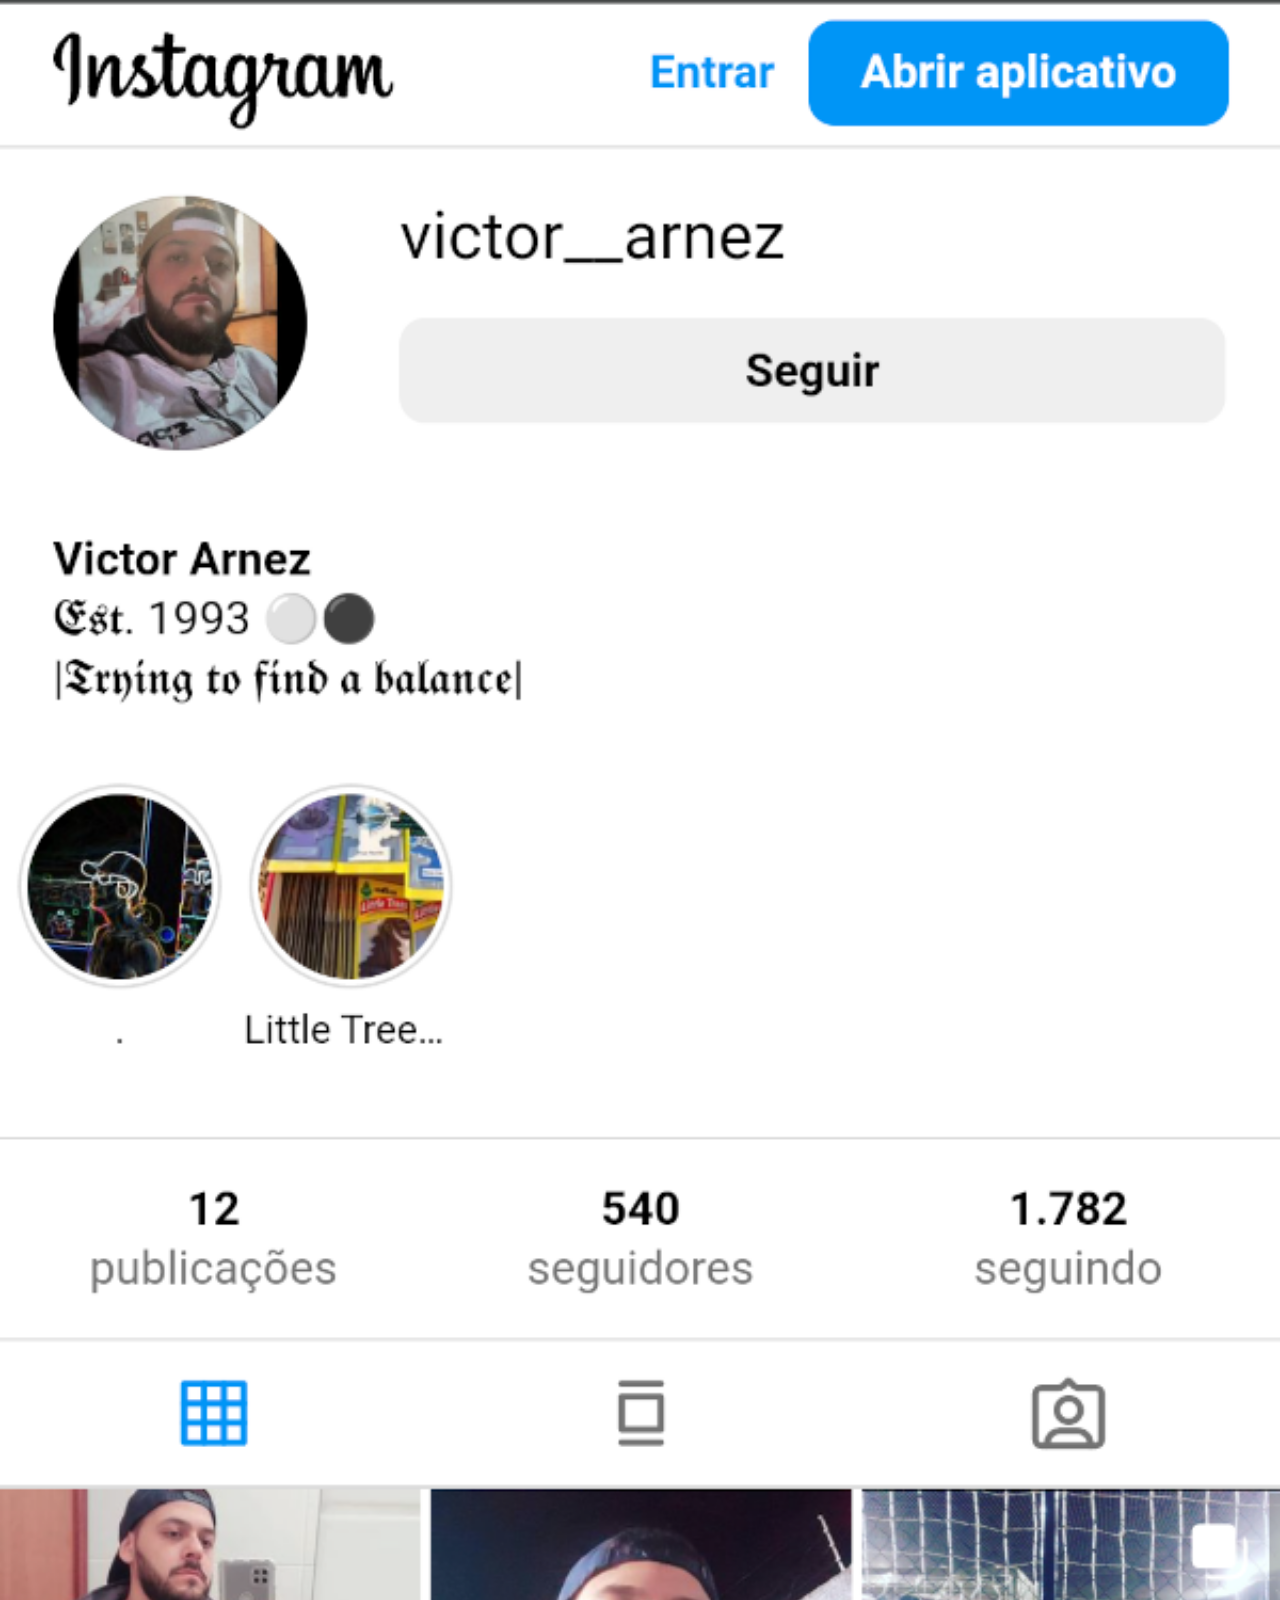
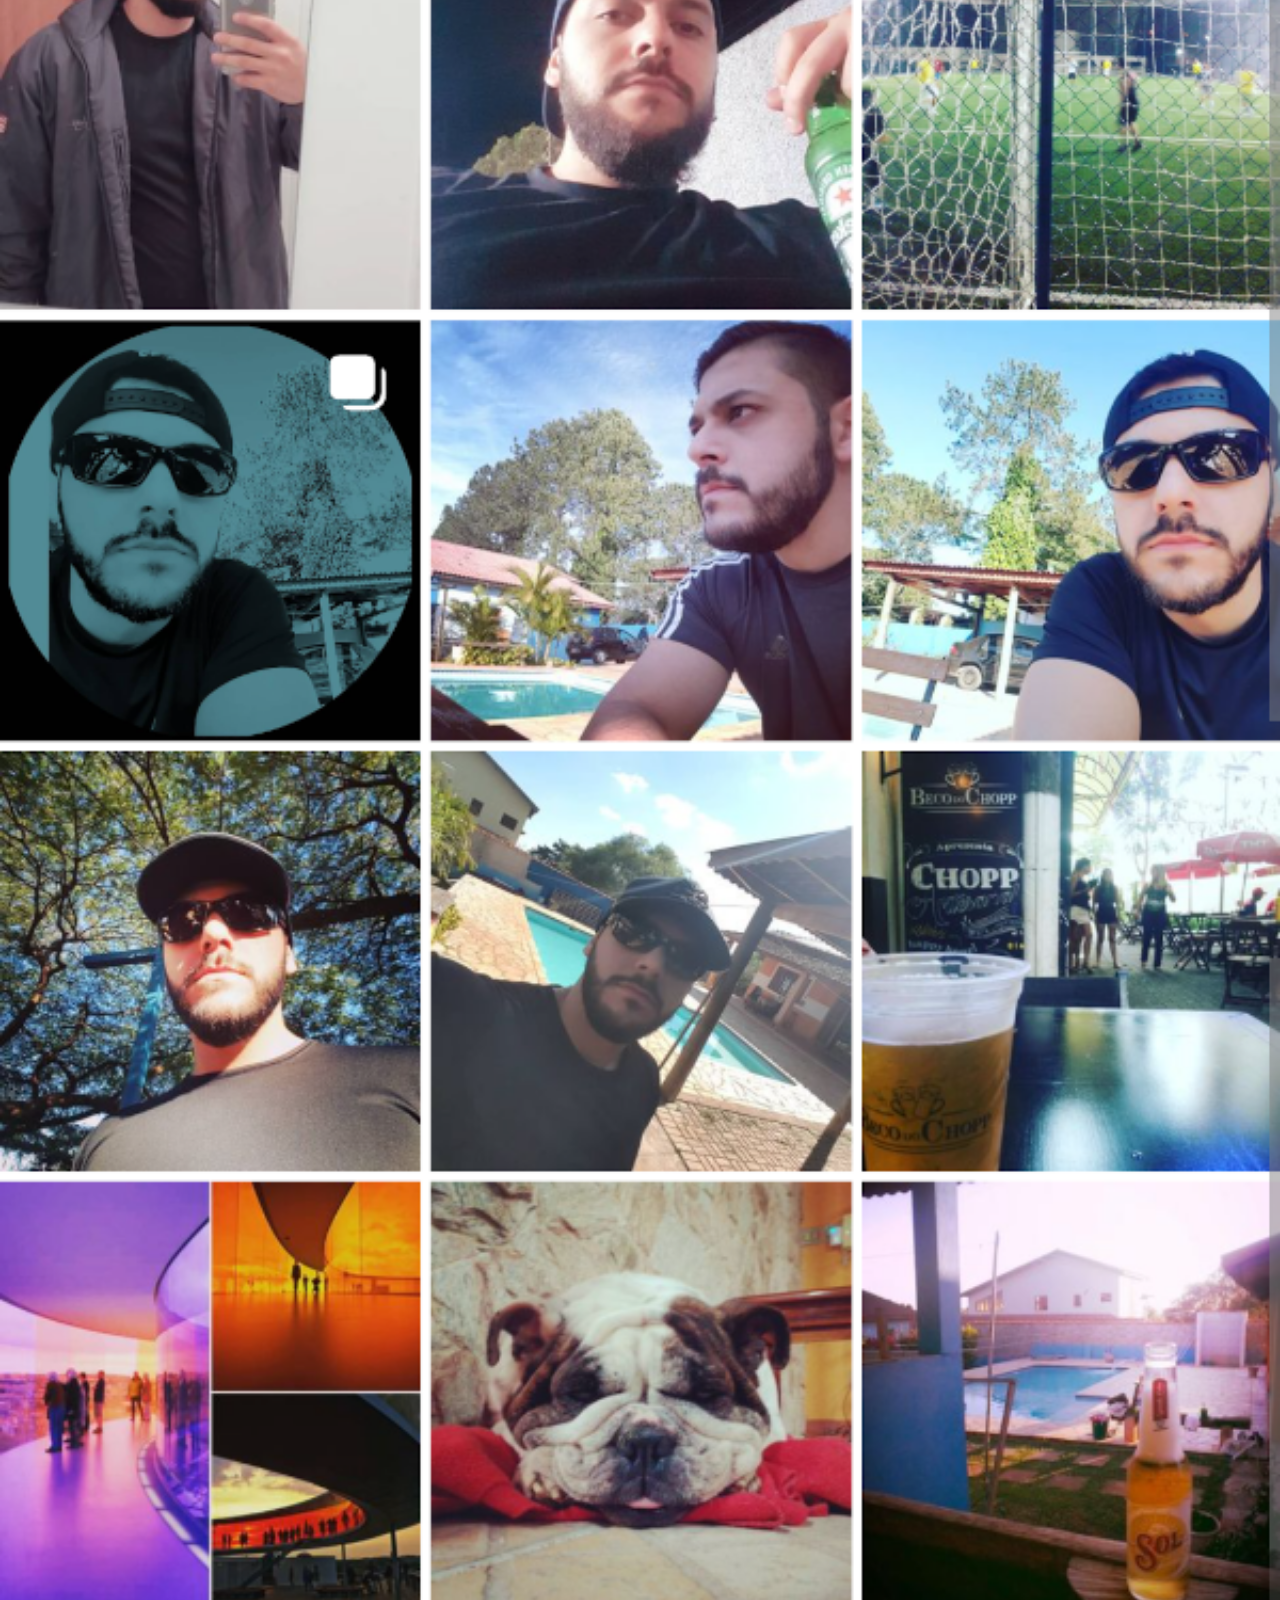
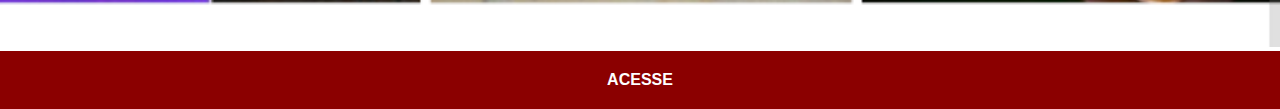
<file: instagram.html>
<!DOCTYPE html>
<html lang="pt-br">
<head>
    <meta charset="UTF-8">
    <meta name="viewport" content="width=device-width, initial-scale=1.0">
    <title>Instagram</title>
    <link rel="stylesheet" href="estilos/social.css">
</head>
<body>
    <img src="imagens/instagram.png" alt="Instagram">
    <a href="https://www.instagram.com/victor__arnez/?hl=pt" target="_blank">ACESSE</a>
</body>
</html>
</file>
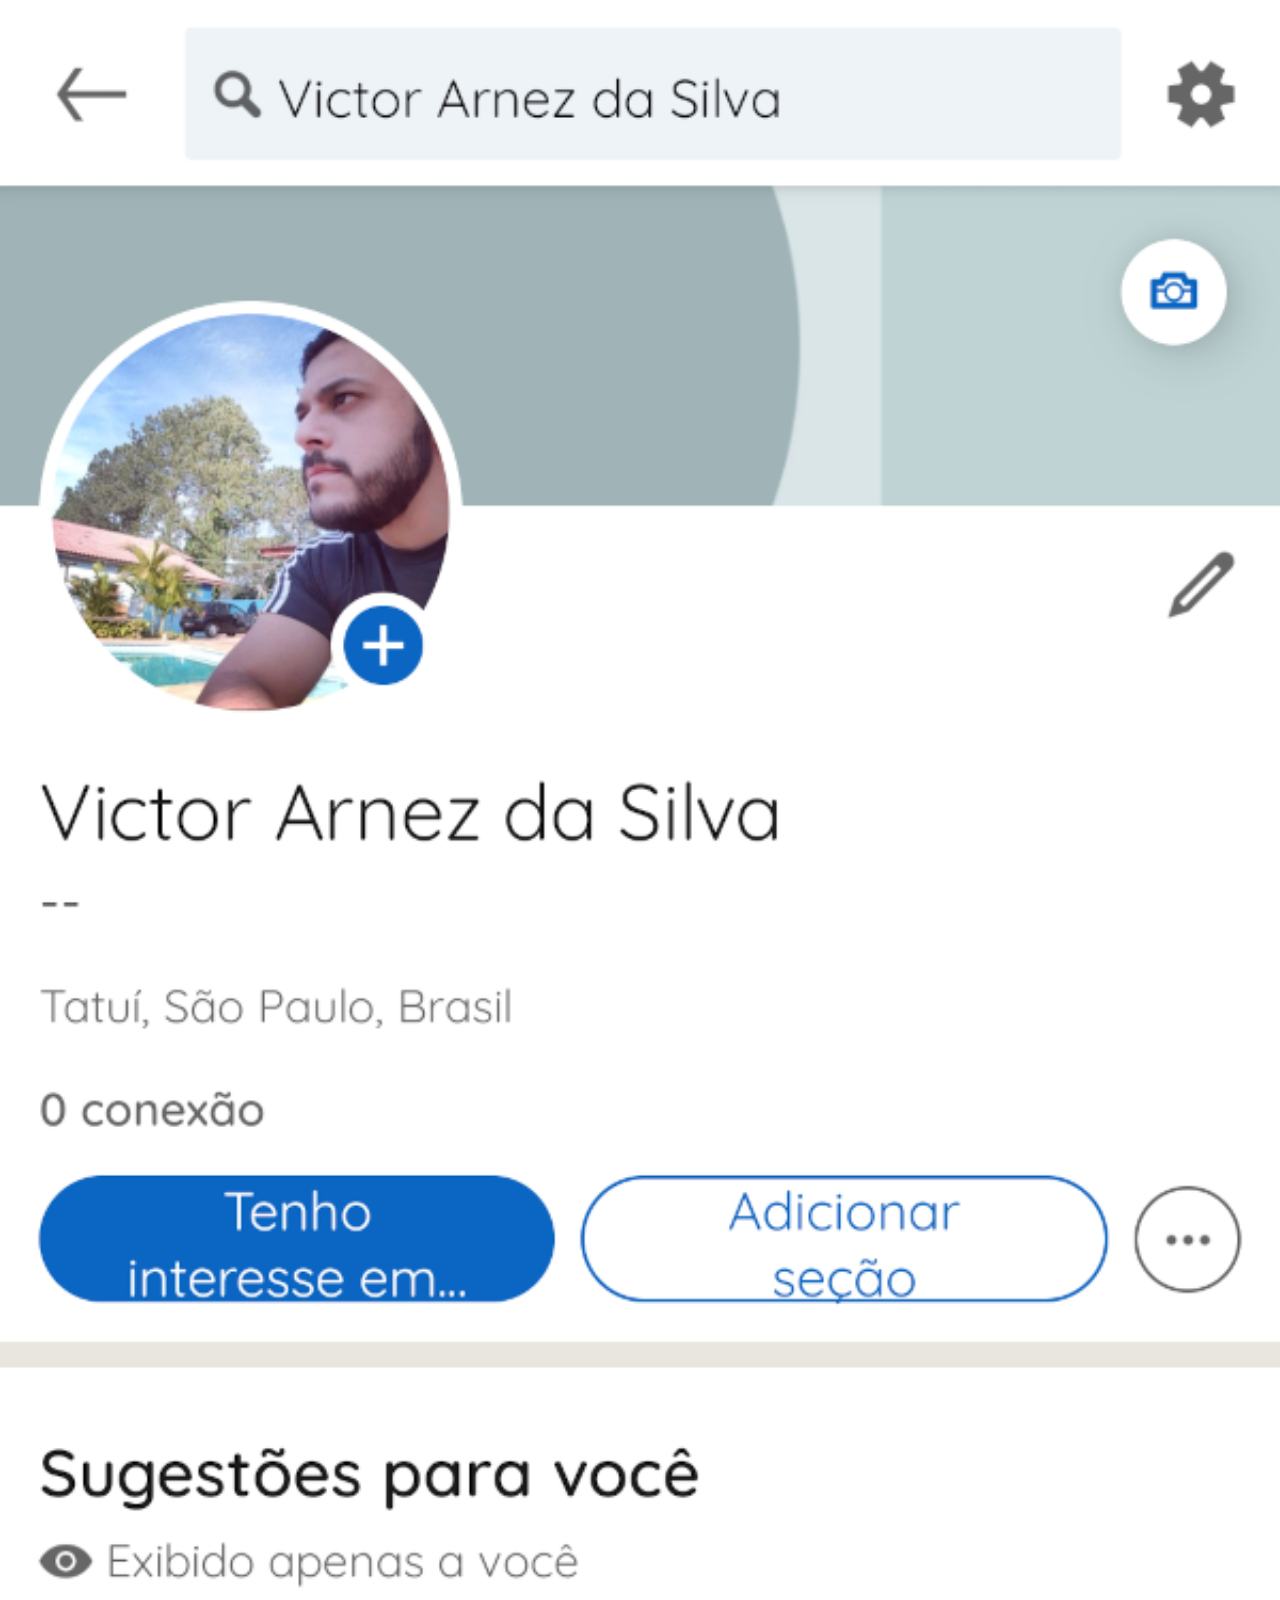
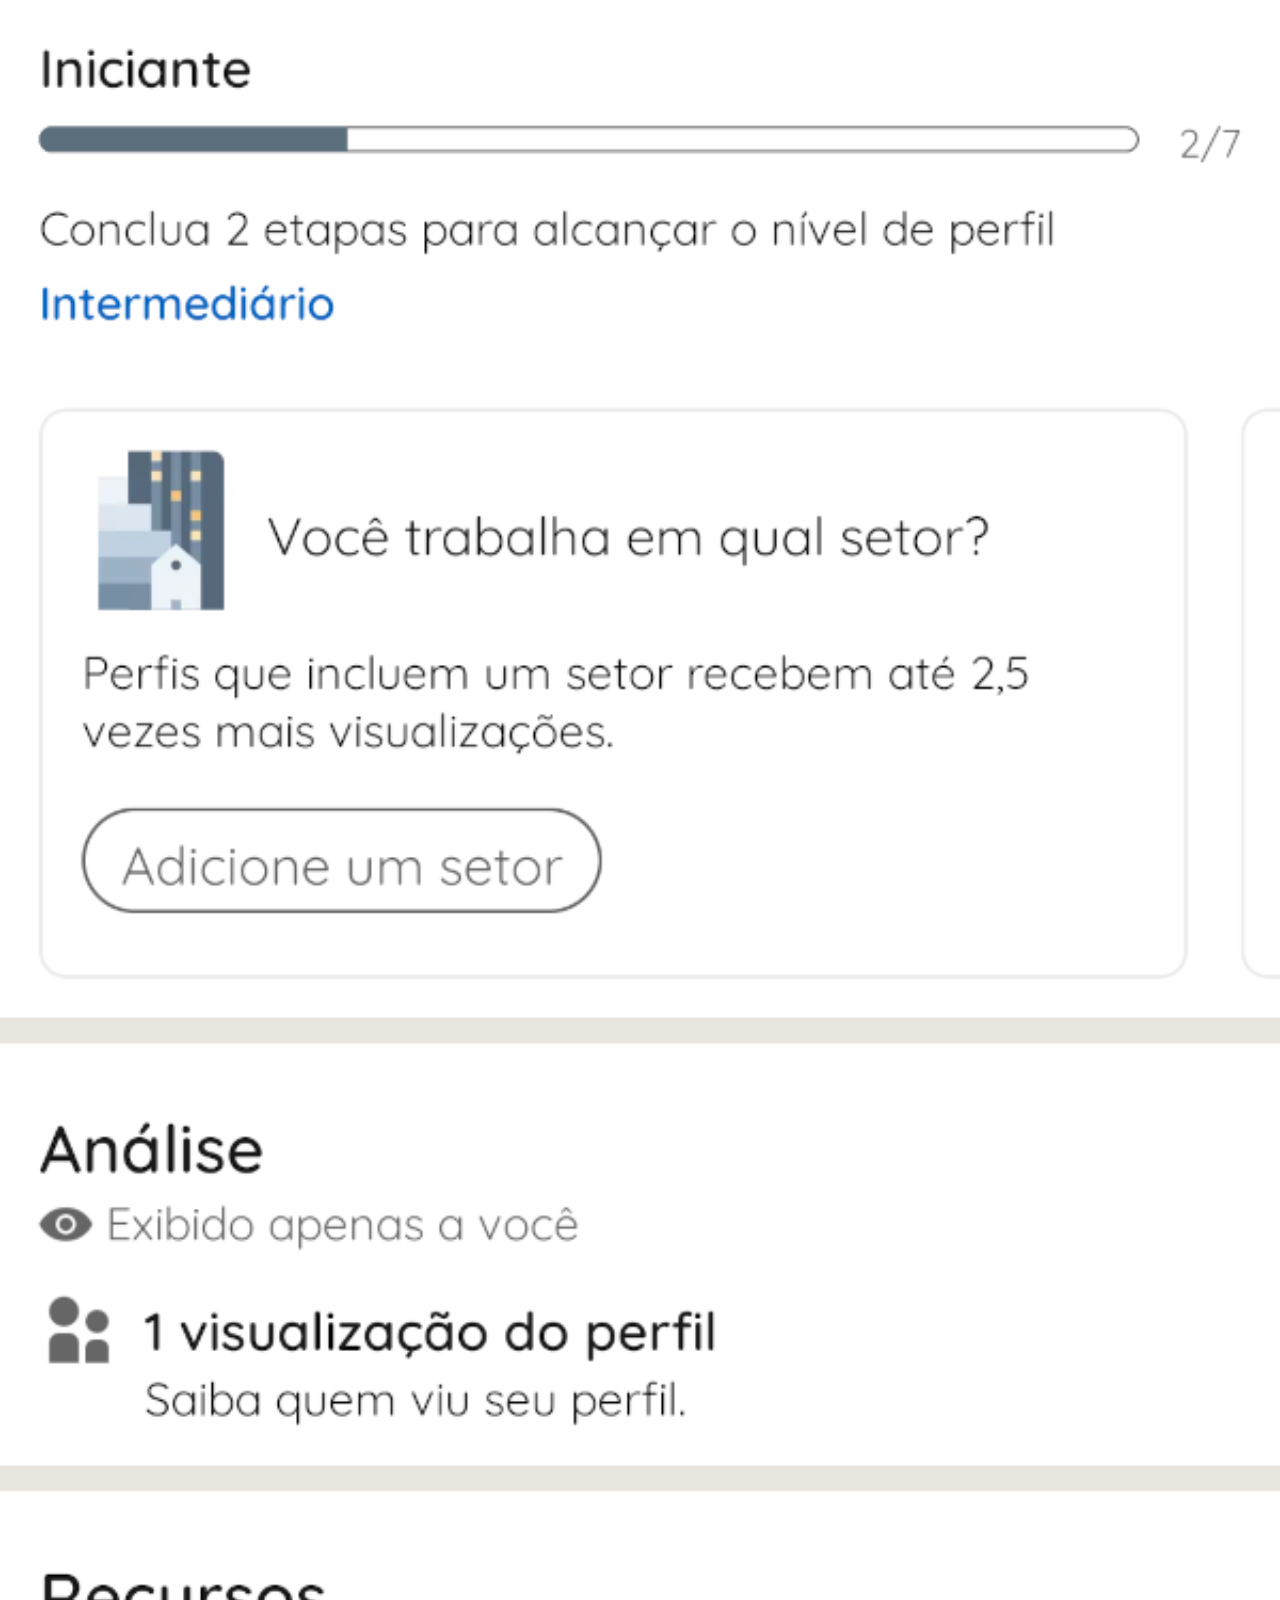
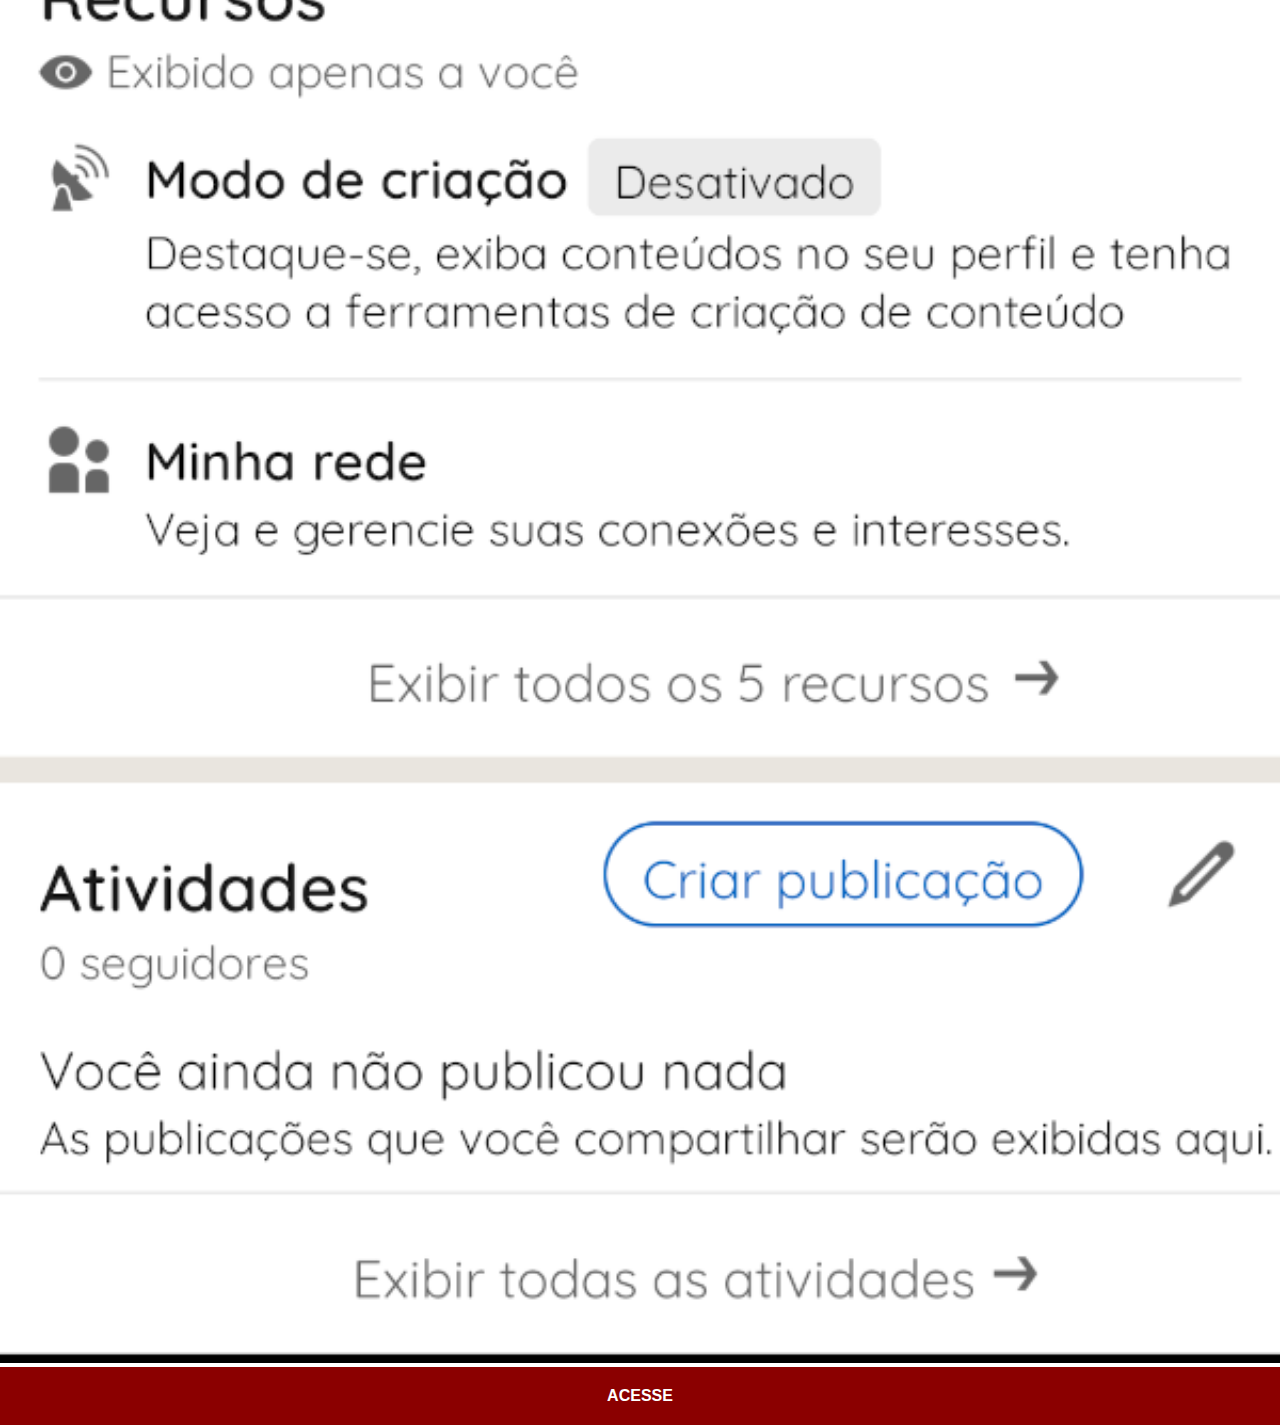
<file: linkedin.html>
<!DOCTYPE html>
<html lang="pt-br">
<head>
    <meta charset="UTF-8">
    <meta name="viewport" content="width=device-width, initial-scale=1.0">
    <title>Linkedin</title>
    <link rel="stylesheet" href="estilos/social.css">
</head>
<body>
    <img src="imagens/linkedin.png" alt="Linkedin">
    <a href="https://www.linkedin.com/in/victor-arnez-da-silva-95929027a/" target="_blank">ACESSE</a>
</body>
</html>
</file>
<file: estilos/style.css>
@charset "UTF-8";

* {
    margin: 0px;
    padding: 0px;
}

html, body {
    height: 100vh;
    width: 100vw;
}

body {
    background: url(../imagens/fundo-madeira.jpg) no-repeat top center;
    background-size: cover;
    background-attachment: fixed;
}

main {
    height: 100vh;
    position: relative;
}

section#telefone {
    position: absolute;
    background: url(../imagens/frame-iphone.png) no-repeat;
    top: 50%;
    left: 50%;
    transform: translate(-50%, -50%);
    height: 627px;
    width: 311px;
}

iframe#tela {
    position: relative;
    top: 80px;
    left: 22px;
    width: 266px;
    height: 470px;
}

section#redes-sociais {
    text-align: right;
}

@media screen and (max-width: 580px) {
    section#redes-sociais {
    position: relative;
    z-index: 1;
    }
  }

section#redes-sociais img {
    width: 50px;
    margin: 10px;
    border-radius: 50%;
    box-shadow: 2px 2px 5px rgba(0, 0, 0, 0.44);
    box-sizing: border-box;
}

section#redes-sociais img:hover {
    border: 2px solid rgba(255, 255, 255, 0.508);
    transform: translate(-3px, -3px);
    box-shadow: 5px 5px 10px rgba(0, 0, 0, 0.475);
    transition: transform .3s, border .4s;
}
</file>
<file: estilos/social.css>
@charset "UTF-8";

* {
    margin: 0px;
    padding: 0px;
    font-family: Arial, Helvetica, sans-serif;
}

::-webkit-scrollbar {
    width: 0px;
    height: 0px;
}

img {
    width: 100vw;
}

a {
    display: block;
    background-color: darkred;
    color: white;
    padding: 20px;
    text-align: center;
    font-weight: bolder;
    text-decoration: none;
}

a:hover {
    background-color: red;
}
</file>
